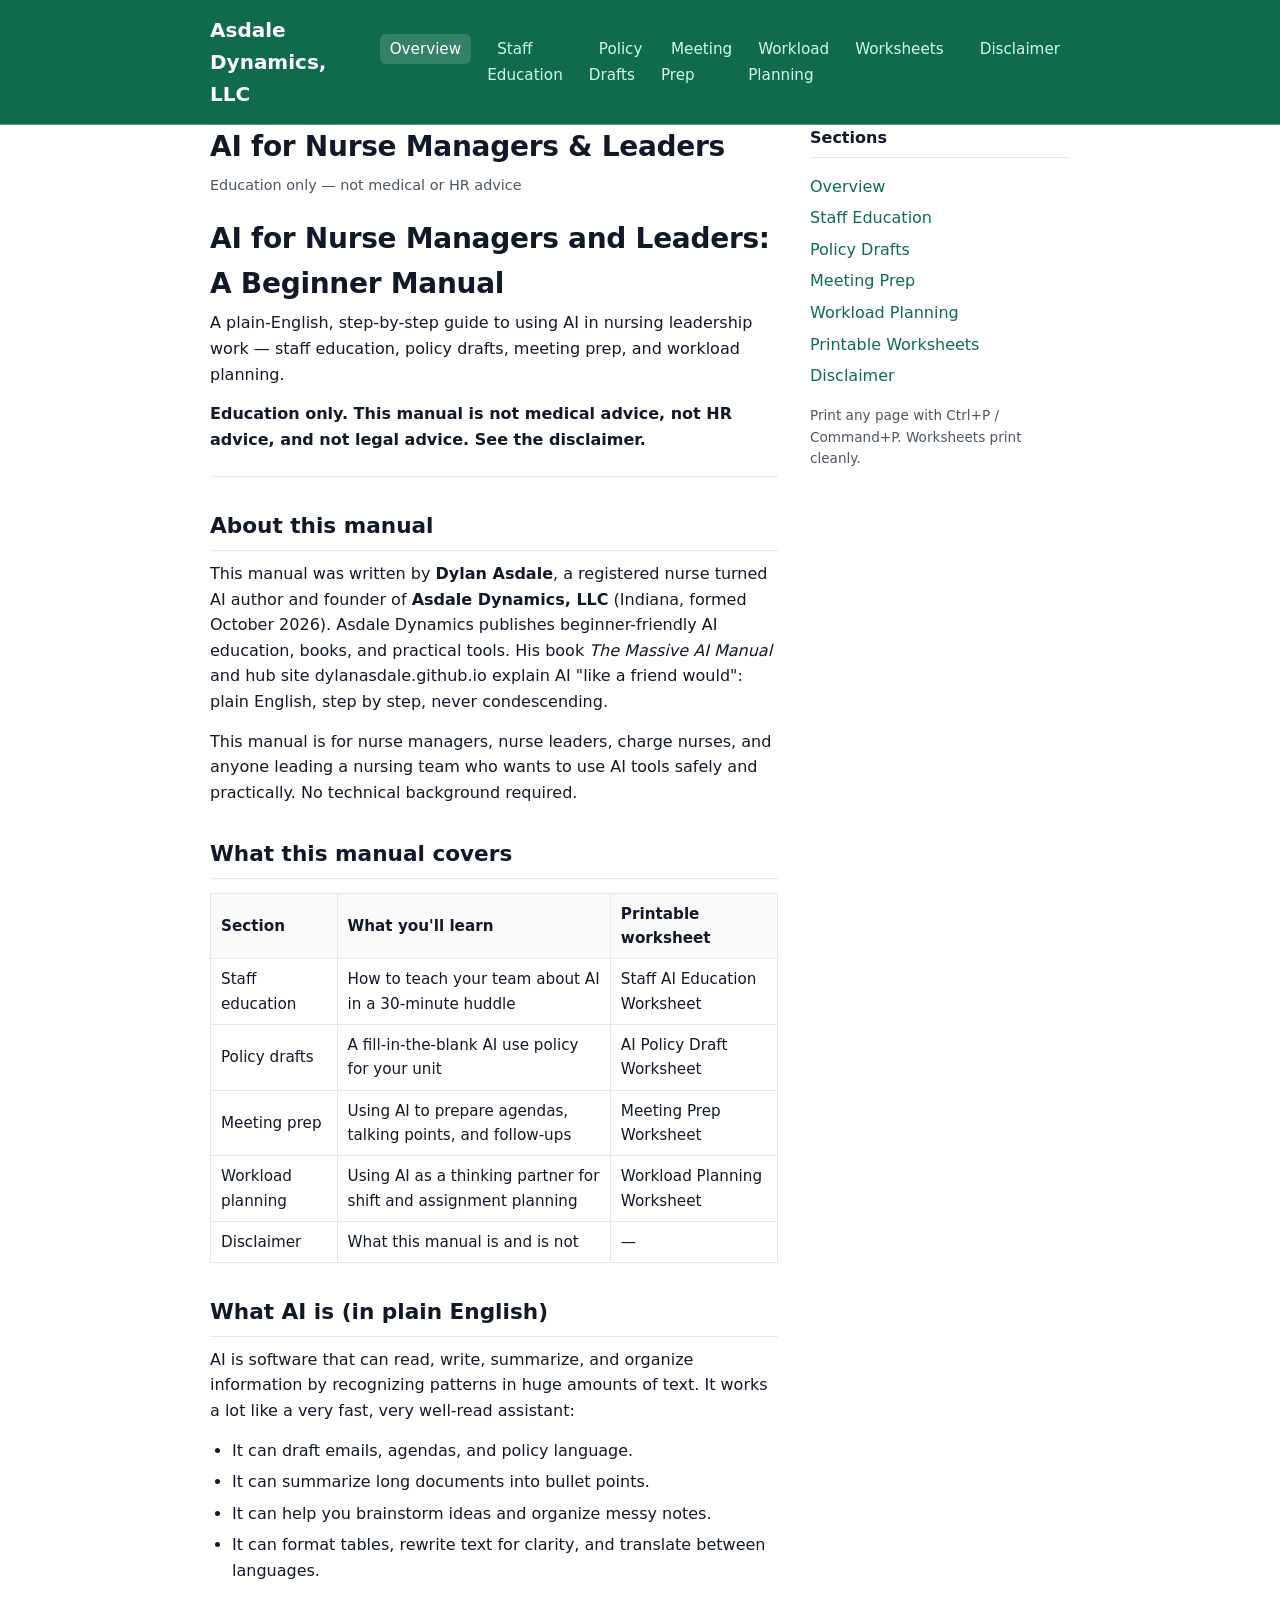
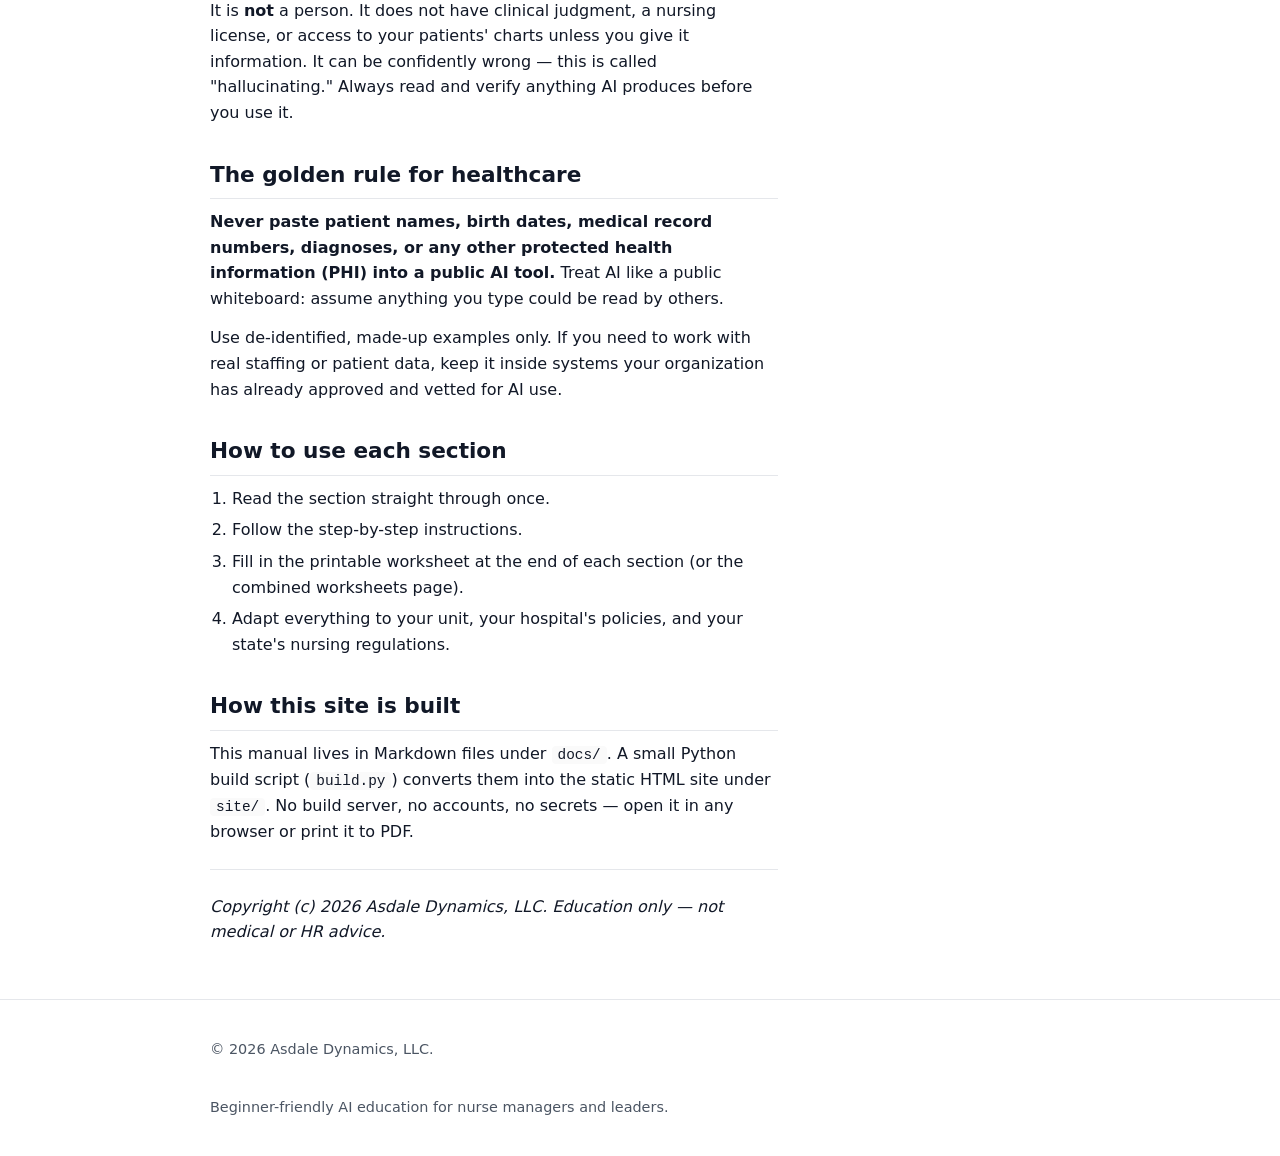
<file: site/index.html>
<!DOCTYPE html>
<html lang="en">
<head>
<meta charset="utf-8">
<meta name="viewport" content="width=device-width, initial-scale=1">
<title>AI for Nurse Managers & Leaders — AI for Nurse Managers &amp; Leaders</title>
<link rel="stylesheet" href="assets/style.css">
</head>
<body>
<header class="site-header">
  <div class="wrapper">
    <a class="brand" href="index.html">Asdale Dynamics, LLC</a>
    <nav>
      <ul class="nav-list">
        <li><a href="index.html" class="active">Overview</a></li>
<li><a href="staff-education.html">Staff Education</a></li>
<li><a href="policy-drafts.html">Policy Drafts</a></li>
<li><a href="meeting-prep.html">Meeting Prep</a></li>
<li><a href="workload-planning.html">Workload Planning</a></li>
<li><a href="worksheets.html">Worksheets</a></li>
<li><a href="disclaimer.html">Disclaimer</a></li>
      </ul>
    </nav>
  </div>
</header>

<main class="wrapper">
  <article>
    <header class="page-header">
      <h1>AI for Nurse Managers & Leaders</h1>
      <p class="meta">Education only — not medical or HR advice</p>
    </header>
    <h1>AI for Nurse Managers and Leaders: A Beginner Manual</h1>

<p>A plain-English, step-by-step guide to using AI in nursing leadership work — staff education, policy drafts, meeting prep, and workload planning.</p>

<p><strong>Education only. This manual is not medical advice, not HR advice, and not legal advice. See the disclaimer.</strong></p>

<hr>

<h2>About this manual</h2>

<p>This manual was written by <strong>Dylan Asdale</strong>, a registered nurse turned AI author and founder of <strong>Asdale Dynamics, LLC</strong> (Indiana, formed October 2026). Asdale Dynamics publishes beginner-friendly AI education, books, and practical tools. His book <em>The Massive AI Manual</em> and hub site dylanasdale.github.io explain AI &quot;like a friend would&quot;: plain English, step by step, never condescending.</p>

<p>This manual is for nurse managers, nurse leaders, charge nurses, and anyone leading a nursing team who wants to use AI tools safely and practically. No technical background required.</p>

<h2>What this manual covers</h2>

<table><tr><th>Section</th><th>What you&#x27;ll learn</th><th>Printable worksheet</th></tr><tr><td>Staff education</td><td>How to teach your team about AI in a 30-minute huddle</td><td>Staff AI Education Worksheet</td></tr><tr><td>Policy drafts</td><td>A fill-in-the-blank AI use policy for your unit</td><td>AI Policy Draft Worksheet</td></tr><tr><td>Meeting prep</td><td>Using AI to prepare agendas, talking points, and follow-ups</td><td>Meeting Prep Worksheet</td></tr><tr><td>Workload planning</td><td>Using AI as a thinking partner for shift and assignment planning</td><td>Workload Planning Worksheet</td></tr><tr><td>Disclaimer</td><td>What this manual is and is not</td><td>—</td></tr></table>

<h2>What AI is (in plain English)</h2>

<p>AI is software that can read, write, summarize, and organize information by recognizing patterns in huge amounts of text. It works a lot like a very fast, very well-read assistant:</p>

<ul><li>It can draft emails, agendas, and policy language.</li><li>It can summarize long documents into bullet points.</li><li>It can help you brainstorm ideas and organize messy notes.</li><li>It can format tables, rewrite text for clarity, and translate between languages.</li></ul>

<p>It is <strong>not</strong> a person. It does not have clinical judgment, a nursing license, or access to your patients&#x27; charts unless you give it information. It can be confidently wrong — this is called &quot;hallucinating.&quot; Always read and verify anything AI produces before you use it.</p>

<h2>The golden rule for healthcare</h2>

<p><strong>Never paste patient names, birth dates, medical record numbers, diagnoses, or any other protected health information (PHI) into a public AI tool.</strong> Treat AI like a public whiteboard: assume anything you type could be read by others.</p>

<p>Use de-identified, made-up examples only. If you need to work with real staffing or patient data, keep it inside systems your organization has already approved and vetted for AI use.</p>

<h2>How to use each section</h2>

<ol><li>Read the section straight through once.</li><li>Follow the step-by-step instructions.</li><li>Fill in the printable worksheet at the end of each section (or the combined worksheets page).</li><li>Adapt everything to your unit, your hospital&#x27;s policies, and your state&#x27;s nursing regulations.</li></ol>

<h2>How this site is built</h2>

<p>This manual lives in Markdown files under <code>docs/</code>. A small Python build script (<code>build.py</code>) converts them into the static HTML site under <code>site/</code>. No build server, no accounts, no secrets — open it in any browser or print it to PDF.</p>

<hr>

<p><em>Copyright (c) 2026 Asdale Dynamics, LLC. Education only — not medical or HR advice.</em></p>

  </article>

  <aside class="print-hide">
    <h3>Sections</h3>
    <ul>
      <li><a href="index.html">Overview</a></li>
      <li><a href="staff-education.html">Staff Education</a></li>
      <li><a href="policy-drafts.html">Policy Drafts</a></li>
      <li><a href="meeting-prep.html">Meeting Prep</a></li>
      <li><a href="workload-planning.html">Workload Planning</a></li>
      <li><a href="worksheets.html">Printable Worksheets</a></li>
      <li><a href="disclaimer.html">Disclaimer</a></li>
    </ul>
    <p class="small">Print any page with Ctrl+P / Command+P. Worksheets print cleanly.</p>
  </aside>
</main>

<footer class="site-footer">
  <div class="wrapper">
    <p>&copy; 2026 Asdale Dynamics, LLC.</p>
    <p class="small">Beginner-friendly AI education for nurse managers and leaders.</p>
  </div>
</footer>
</body>
</html>
</file>
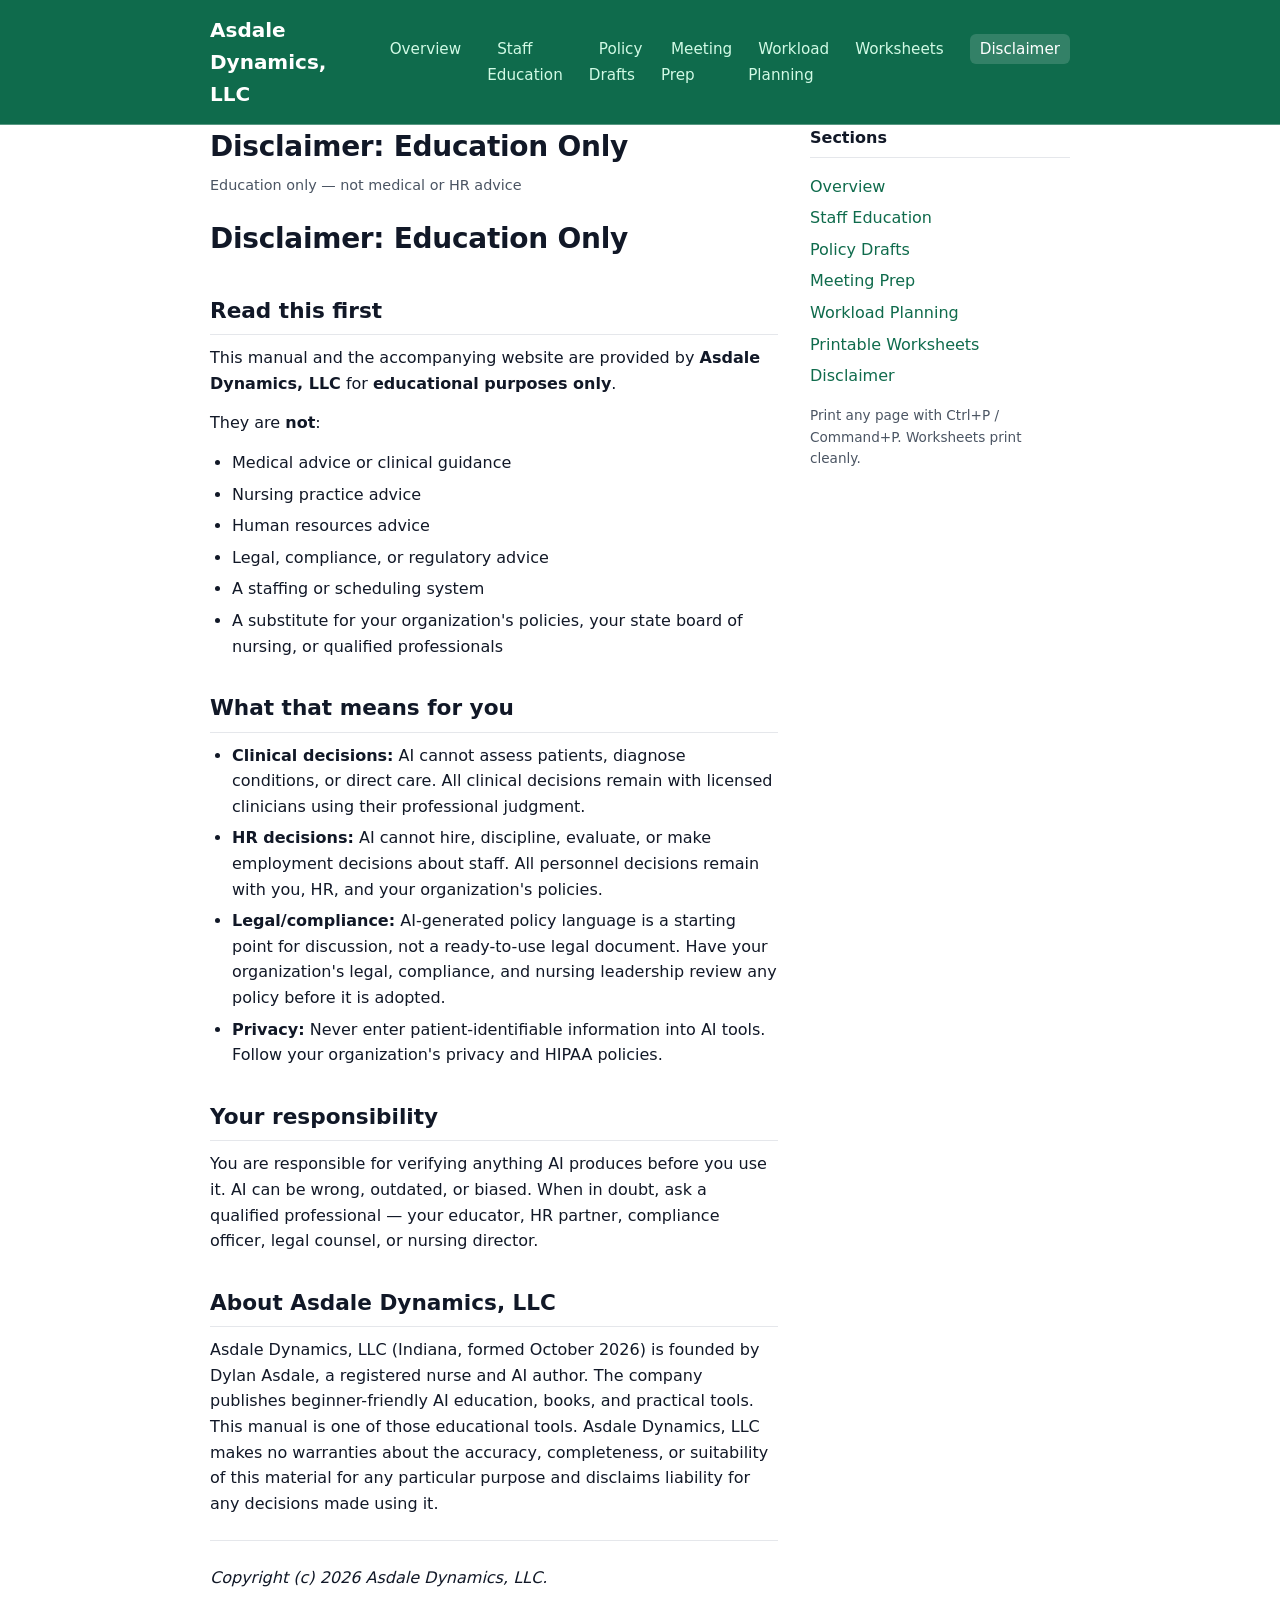
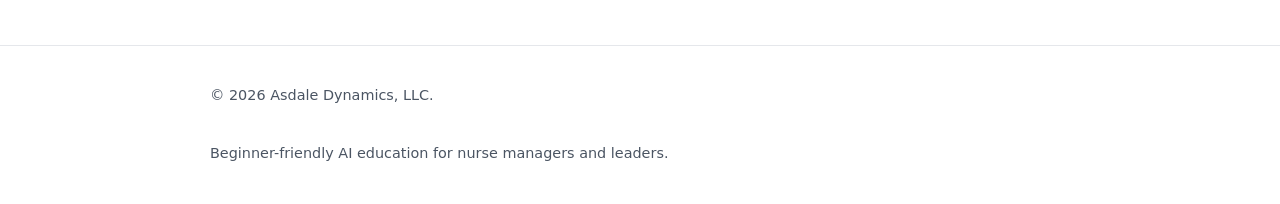
<file: site/disclaimer.html>
<!DOCTYPE html>
<html lang="en">
<head>
<meta charset="utf-8">
<meta name="viewport" content="width=device-width, initial-scale=1">
<title>Disclaimer: Education Only — AI for Nurse Managers &amp; Leaders</title>
<link rel="stylesheet" href="assets/style.css">
</head>
<body>
<header class="site-header">
  <div class="wrapper">
    <a class="brand" href="index.html">Asdale Dynamics, LLC</a>
    <nav>
      <ul class="nav-list">
        <li><a href="index.html">Overview</a></li>
<li><a href="staff-education.html">Staff Education</a></li>
<li><a href="policy-drafts.html">Policy Drafts</a></li>
<li><a href="meeting-prep.html">Meeting Prep</a></li>
<li><a href="workload-planning.html">Workload Planning</a></li>
<li><a href="worksheets.html">Worksheets</a></li>
<li><a href="disclaimer.html" class="active">Disclaimer</a></li>
      </ul>
    </nav>
  </div>
</header>

<main class="wrapper">
  <article>
    <header class="page-header">
      <h1>Disclaimer: Education Only</h1>
      <p class="meta">Education only — not medical or HR advice</p>
    </header>
    <h1>Disclaimer: Education Only</h1>

<h2>Read this first</h2>

<p>This manual and the accompanying website are provided by <strong>Asdale Dynamics, LLC</strong> for <strong>educational purposes only</strong>.</p>

<p>They are <strong>not</strong>:</p>

<ul><li>Medical advice or clinical guidance</li><li>Nursing practice advice</li><li>Human resources advice</li><li>Legal, compliance, or regulatory advice</li><li>A staffing or scheduling system</li><li>A substitute for your organization&#x27;s policies, your state board of nursing, or qualified professionals</li></ul>

<h2>What that means for you</h2>

<ul><li><strong>Clinical decisions:</strong> AI cannot assess patients, diagnose conditions, or direct care. All clinical decisions remain with licensed clinicians using their professional judgment.</li><li><strong>HR decisions:</strong> AI cannot hire, discipline, evaluate, or make employment decisions about staff. All personnel decisions remain with you, HR, and your organization&#x27;s policies.</li><li><strong>Legal/compliance:</strong> AI-generated policy language is a starting point for discussion, not a ready-to-use legal document. Have your organization&#x27;s legal, compliance, and nursing leadership review any policy before it is adopted.</li><li><strong>Privacy:</strong> Never enter patient-identifiable information into AI tools. Follow your organization&#x27;s privacy and HIPAA policies.</li></ul>

<h2>Your responsibility</h2>

<p>You are responsible for verifying anything AI produces before you use it. AI can be wrong, outdated, or biased. When in doubt, ask a qualified professional — your educator, HR partner, compliance officer, legal counsel, or nursing director.</p>

<h2>About Asdale Dynamics, LLC</h2>

<p>Asdale Dynamics, LLC (Indiana, formed October 2026) is founded by Dylan Asdale, a registered nurse and AI author. The company publishes beginner-friendly AI education, books, and practical tools. This manual is one of those educational tools. Asdale Dynamics, LLC makes no warranties about the accuracy, completeness, or suitability of this material for any particular purpose and disclaims liability for any decisions made using it.</p>

<hr>

<p><em>Copyright (c) 2026 Asdale Dynamics, LLC.</em></p>

  </article>

  <aside class="print-hide">
    <h3>Sections</h3>
    <ul>
      <li><a href="index.html">Overview</a></li>
      <li><a href="staff-education.html">Staff Education</a></li>
      <li><a href="policy-drafts.html">Policy Drafts</a></li>
      <li><a href="meeting-prep.html">Meeting Prep</a></li>
      <li><a href="workload-planning.html">Workload Planning</a></li>
      <li><a href="worksheets.html">Printable Worksheets</a></li>
      <li><a href="disclaimer.html">Disclaimer</a></li>
    </ul>
    <p class="small">Print any page with Ctrl+P / Command+P. Worksheets print cleanly.</p>
  </aside>
</main>

<footer class="site-footer">
  <div class="wrapper">
    <p>&copy; 2026 Asdale Dynamics, LLC.</p>
    <p class="small">Beginner-friendly AI education for nurse managers and leaders.</p>
  </div>
</footer>
</body>
</html>
</file>
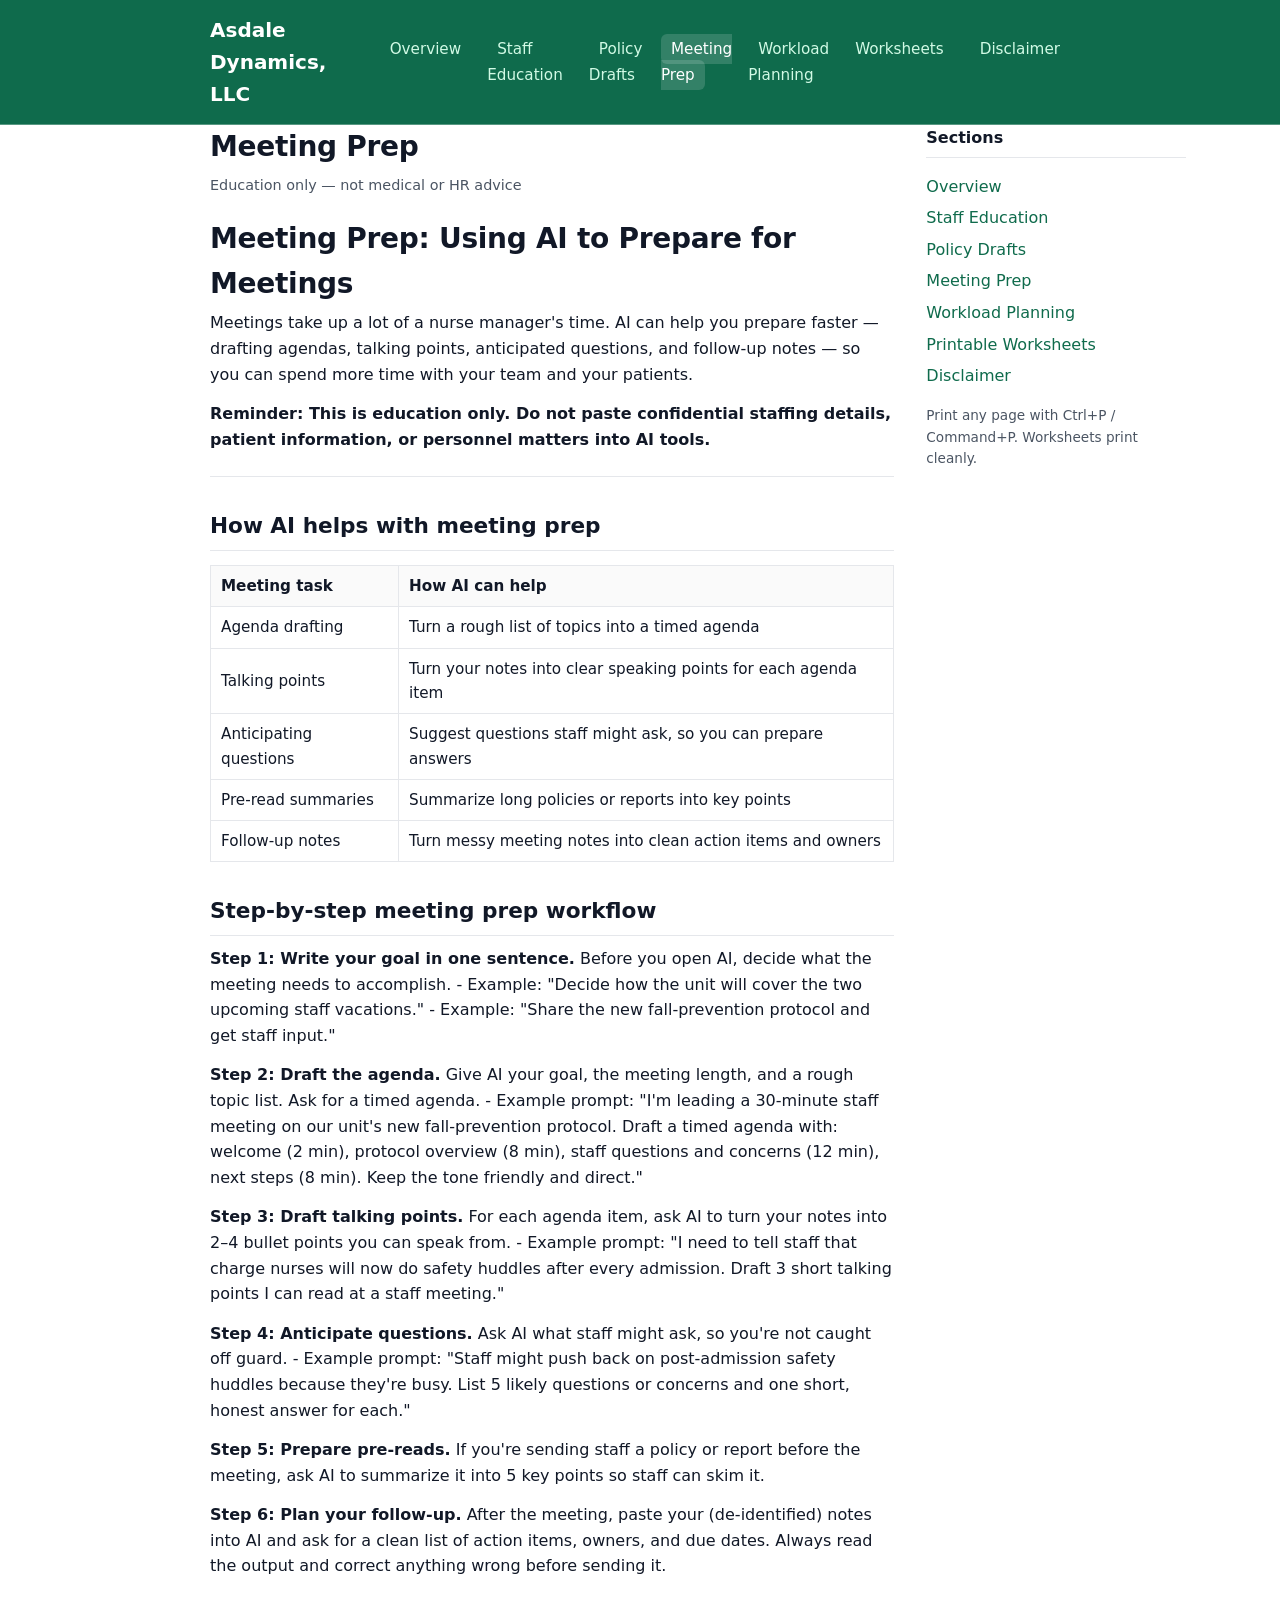
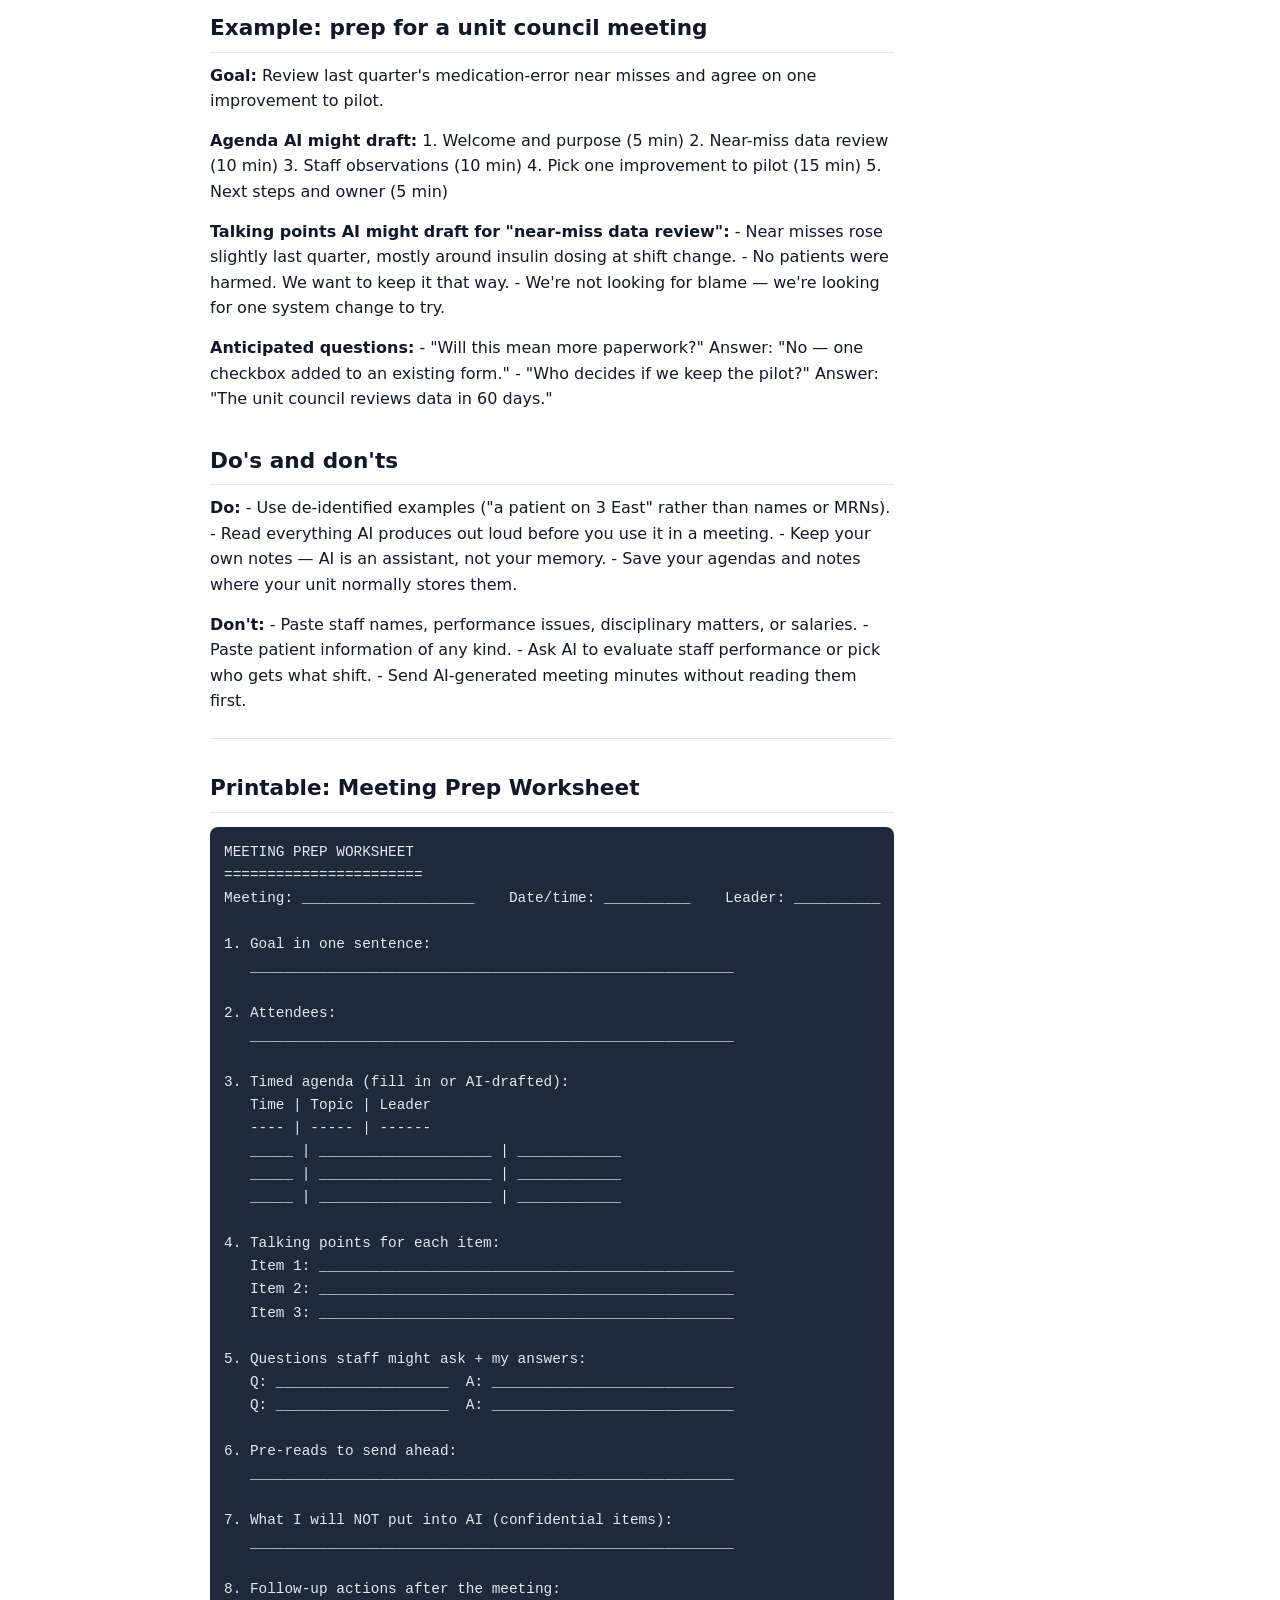
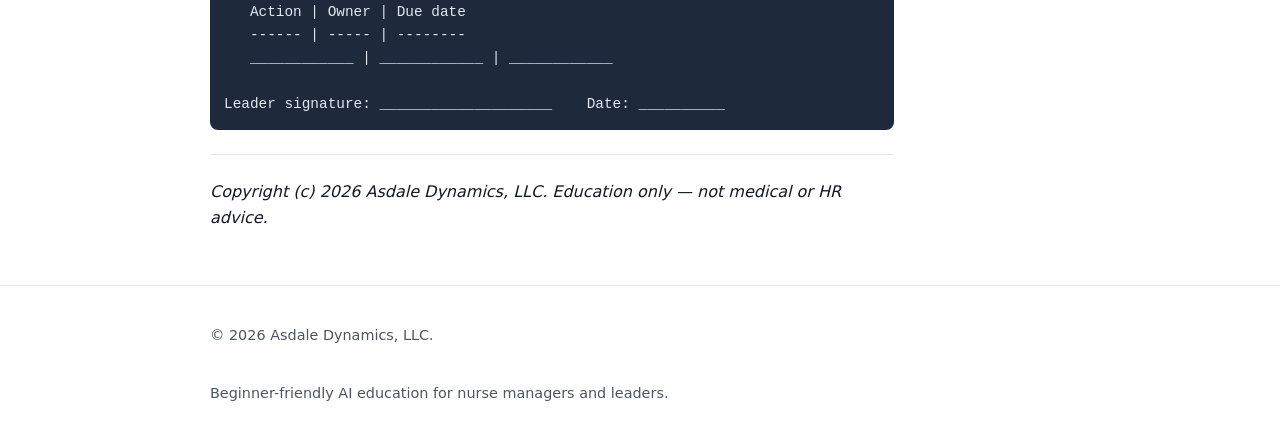
<file: site/meeting-prep.html>
<!DOCTYPE html>
<html lang="en">
<head>
<meta charset="utf-8">
<meta name="viewport" content="width=device-width, initial-scale=1">
<title>Meeting Prep — AI for Nurse Managers &amp; Leaders</title>
<link rel="stylesheet" href="assets/style.css">
</head>
<body>
<header class="site-header">
  <div class="wrapper">
    <a class="brand" href="index.html">Asdale Dynamics, LLC</a>
    <nav>
      <ul class="nav-list">
        <li><a href="index.html">Overview</a></li>
<li><a href="staff-education.html">Staff Education</a></li>
<li><a href="policy-drafts.html">Policy Drafts</a></li>
<li><a href="meeting-prep.html" class="active">Meeting Prep</a></li>
<li><a href="workload-planning.html">Workload Planning</a></li>
<li><a href="worksheets.html">Worksheets</a></li>
<li><a href="disclaimer.html">Disclaimer</a></li>
      </ul>
    </nav>
  </div>
</header>

<main class="wrapper">
  <article>
    <header class="page-header">
      <h1>Meeting Prep</h1>
      <p class="meta">Education only — not medical or HR advice</p>
    </header>
    <h1>Meeting Prep: Using AI to Prepare for Meetings</h1>

<p>Meetings take up a lot of a nurse manager&#x27;s time. AI can help you prepare faster — drafting agendas, talking points, anticipated questions, and follow-up notes — so you can spend more time with your team and your patients.</p>

<p><strong>Reminder: This is education only. Do not paste confidential staffing details, patient information, or personnel matters into AI tools.</strong></p>

<hr>

<h2>How AI helps with meeting prep</h2>

<table><tr><th>Meeting task</th><th>How AI can help</th></tr><tr><td>Agenda drafting</td><td>Turn a rough list of topics into a timed agenda</td></tr><tr><td>Talking points</td><td>Turn your notes into clear speaking points for each agenda item</td></tr><tr><td>Anticipating questions</td><td>Suggest questions staff might ask, so you can prepare answers</td></tr><tr><td>Pre-read summaries</td><td>Summarize long policies or reports into key points</td></tr><tr><td>Follow-up notes</td><td>Turn messy meeting notes into clean action items and owners</td></tr></table>

<h2>Step-by-step meeting prep workflow</h2>

<p><strong>Step 1: Write your goal in one sentence.</strong> Before you open AI, decide what the meeting needs to accomplish. - Example: &quot;Decide how the unit will cover the two upcoming staff vacations.&quot; - Example: &quot;Share the new fall-prevention protocol and get staff input.&quot;</p>

<p><strong>Step 2: Draft the agenda.</strong> Give AI your goal, the meeting length, and a rough topic list. Ask for a timed agenda. - Example prompt: &quot;I&#x27;m leading a 30-minute staff meeting on our unit&#x27;s new fall-prevention protocol. Draft a timed agenda with: welcome (2 min), protocol overview (8 min), staff questions and concerns (12 min), next steps (8 min). Keep the tone friendly and direct.&quot;</p>

<p><strong>Step 3: Draft talking points.</strong> For each agenda item, ask AI to turn your notes into 2–4 bullet points you can speak from. - Example prompt: &quot;I need to tell staff that charge nurses will now do safety huddles after every admission. Draft 3 short talking points I can read at a staff meeting.&quot;</p>

<p><strong>Step 4: Anticipate questions.</strong> Ask AI what staff might ask, so you&#x27;re not caught off guard. - Example prompt: &quot;Staff might push back on post-admission safety huddles because they&#x27;re busy. List 5 likely questions or concerns and one short, honest answer for each.&quot;</p>

<p><strong>Step 5: Prepare pre-reads.</strong> If you&#x27;re sending staff a policy or report before the meeting, ask AI to summarize it into 5 key points so staff can skim it.</p>

<p><strong>Step 6: Plan your follow-up.</strong> After the meeting, paste your (de-identified) notes into AI and ask for a clean list of action items, owners, and due dates. Always read the output and correct anything wrong before sending it.</p>

<h2>Example: prep for a unit council meeting</h2>

<p><strong>Goal:</strong> Review last quarter&#x27;s medication-error near misses and agree on one improvement to pilot.</p>

<p><strong>Agenda AI might draft:</strong> 1. Welcome and purpose (5 min) 2. Near-miss data review (10 min) 3. Staff observations (10 min) 4. Pick one improvement to pilot (15 min) 5. Next steps and owner (5 min)</p>

<p><strong>Talking points AI might draft for &quot;near-miss data review&quot;:</strong> - Near misses rose slightly last quarter, mostly around insulin dosing at shift change. - No patients were harmed. We want to keep it that way. - We&#x27;re not looking for blame — we&#x27;re looking for one system change to try.</p>

<p><strong>Anticipated questions:</strong> - &quot;Will this mean more paperwork?&quot; Answer: &quot;No — one checkbox added to an existing form.&quot; - &quot;Who decides if we keep the pilot?&quot; Answer: &quot;The unit council reviews data in 60 days.&quot;</p>

<h2>Do&#x27;s and don&#x27;ts</h2>

<p><strong>Do:</strong> - Use de-identified examples (&quot;a patient on 3 East&quot; rather than names or MRNs). - Read everything AI produces out loud before you use it in a meeting. - Keep your own notes — AI is an assistant, not your memory. - Save your agendas and notes where your unit normally stores them.</p>

<p><strong>Don&#x27;t:</strong> - Paste staff names, performance issues, disciplinary matters, or salaries. - Paste patient information of any kind. - Ask AI to evaluate staff performance or pick who gets what shift. - Send AI-generated meeting minutes without reading them first.</p>

<hr>

<h2>Printable: Meeting Prep Worksheet</h2>

<pre><code class="lang-">MEETING PREP WORKSHEET
=======================
Meeting: ____________________    Date/time: __________    Leader: __________

1. Goal in one sentence:
   ________________________________________________________

2. Attendees:
   ________________________________________________________

3. Timed agenda (fill in or AI-drafted):
   Time | Topic | Leader
   ---- | ----- | ------
   _____ | ____________________ | ____________
   _____ | ____________________ | ____________
   _____ | ____________________ | ____________

4. Talking points for each item:
   Item 1: ________________________________________________
   Item 2: ________________________________________________
   Item 3: ________________________________________________

5. Questions staff might ask + my answers:
   Q: ____________________  A: ____________________________
   Q: ____________________  A: ____________________________

6. Pre-reads to send ahead:
   ________________________________________________________

7. What I will NOT put into AI (confidential items):
   ________________________________________________________

8. Follow-up actions after the meeting:
   Action | Owner | Due date
   ------ | ----- | --------
   ____________ | ____________ | ____________

Leader signature: ____________________    Date: __________</code></pre>

<hr>

<p><em>Copyright (c) 2026 Asdale Dynamics, LLC. Education only — not medical or HR advice.</em></p>

  </article>

  <aside class="print-hide">
    <h3>Sections</h3>
    <ul>
      <li><a href="index.html">Overview</a></li>
      <li><a href="staff-education.html">Staff Education</a></li>
      <li><a href="policy-drafts.html">Policy Drafts</a></li>
      <li><a href="meeting-prep.html">Meeting Prep</a></li>
      <li><a href="workload-planning.html">Workload Planning</a></li>
      <li><a href="worksheets.html">Printable Worksheets</a></li>
      <li><a href="disclaimer.html">Disclaimer</a></li>
    </ul>
    <p class="small">Print any page with Ctrl+P / Command+P. Worksheets print cleanly.</p>
  </aside>
</main>

<footer class="site-footer">
  <div class="wrapper">
    <p>&copy; 2026 Asdale Dynamics, LLC.</p>
    <p class="small">Beginner-friendly AI education for nurse managers and leaders.</p>
  </div>
</footer>
</body>
</html>
</file>
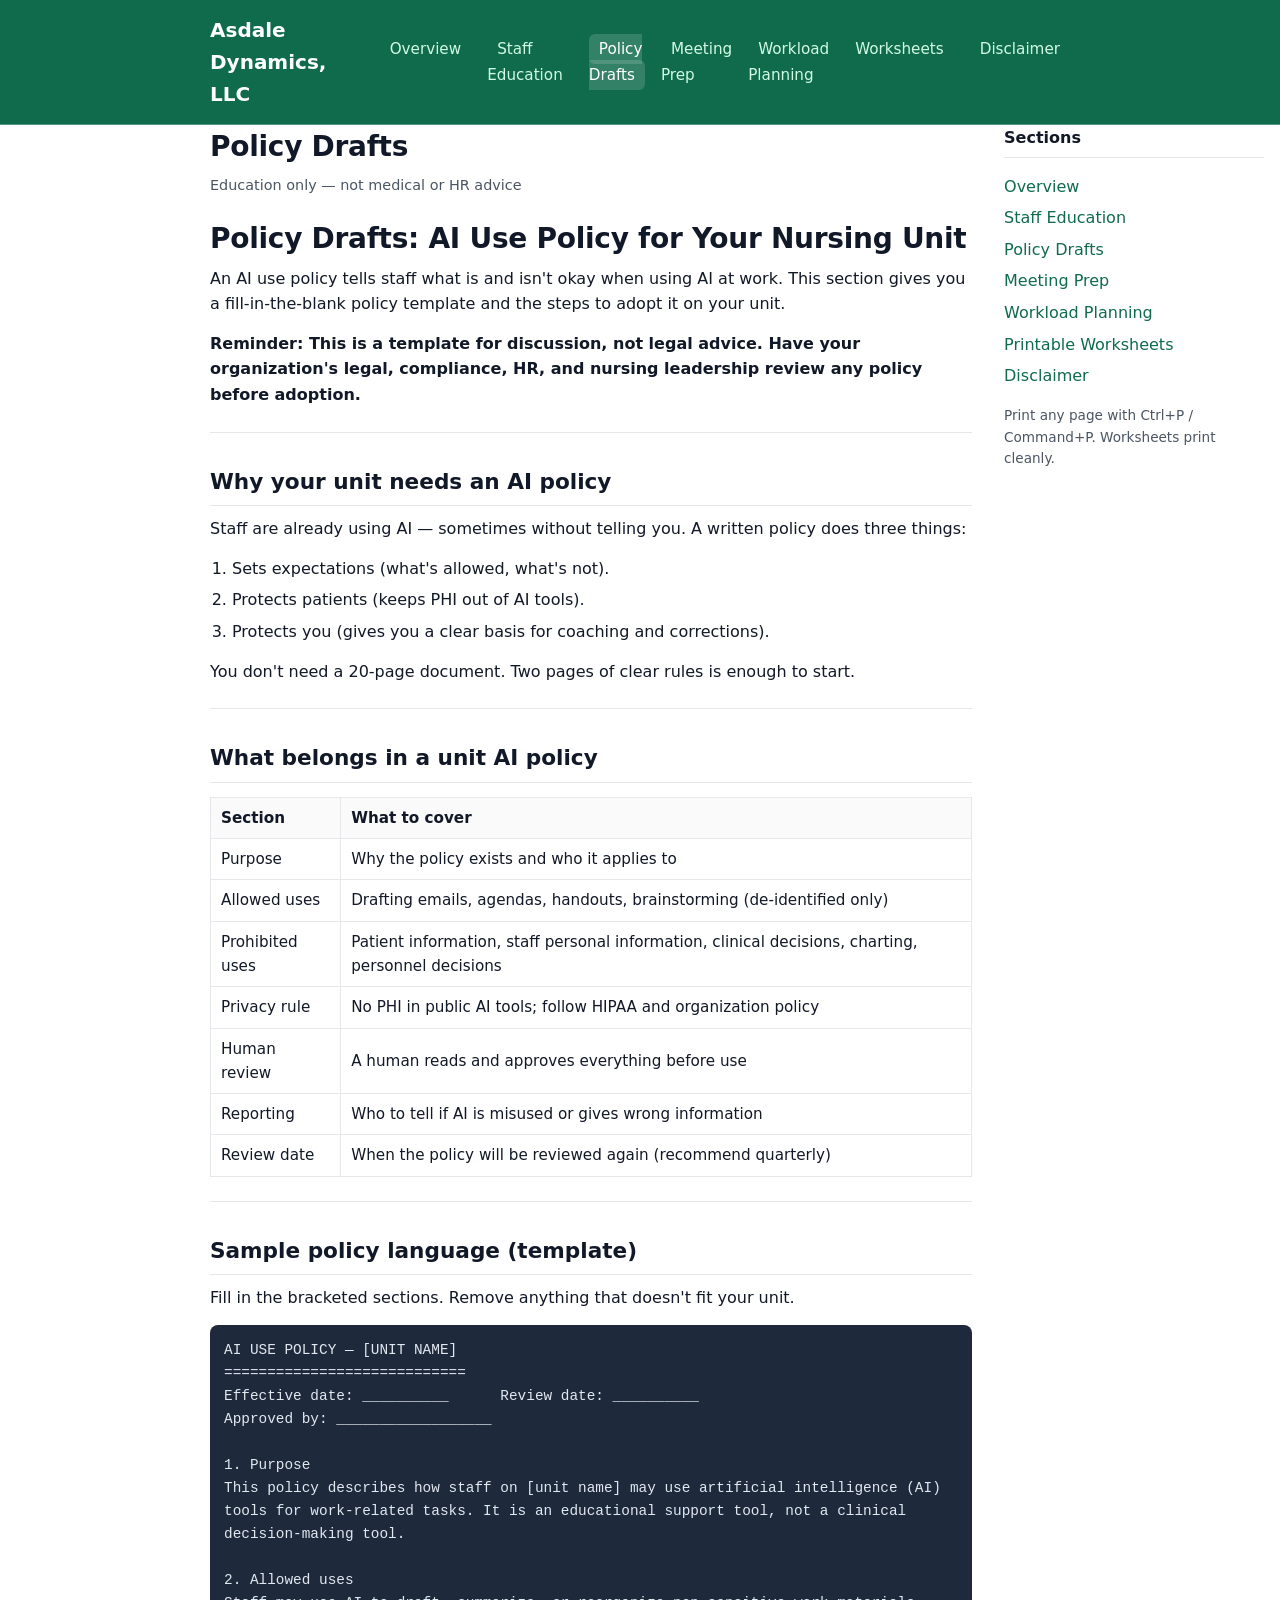
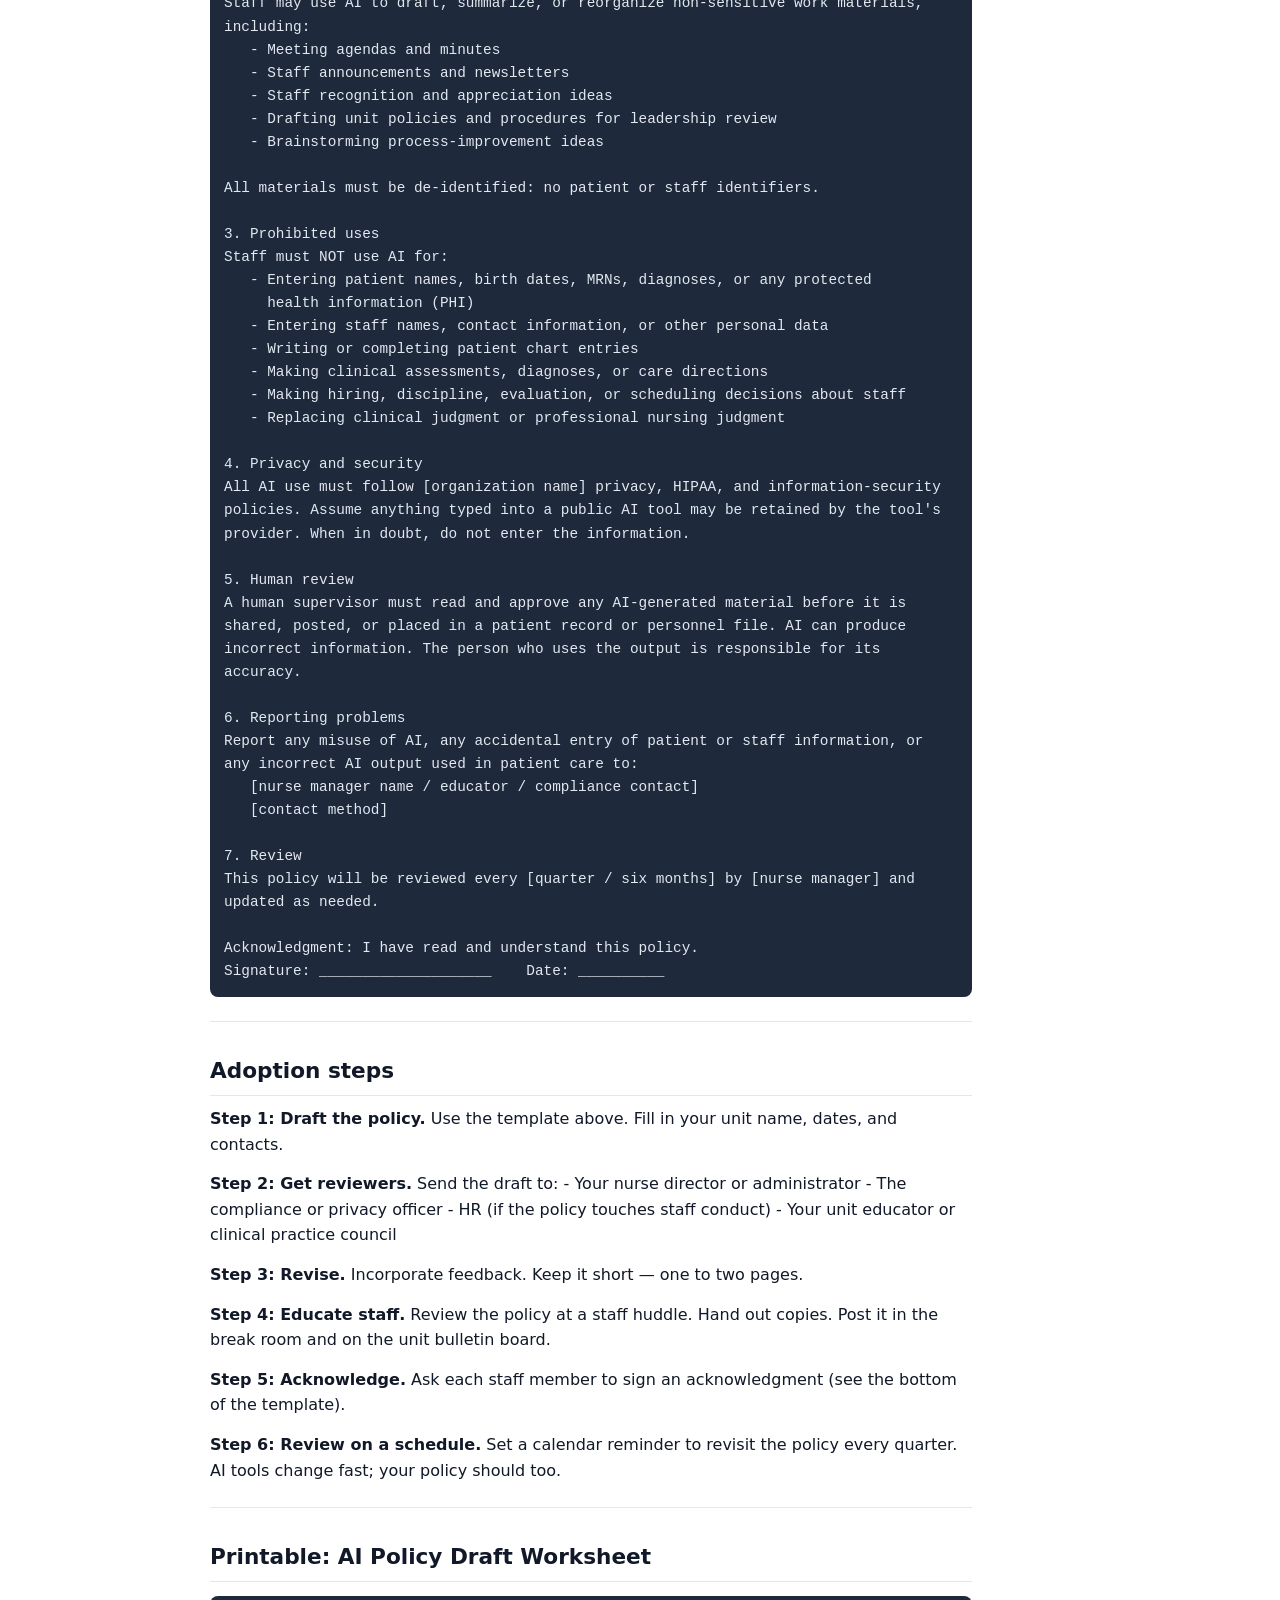
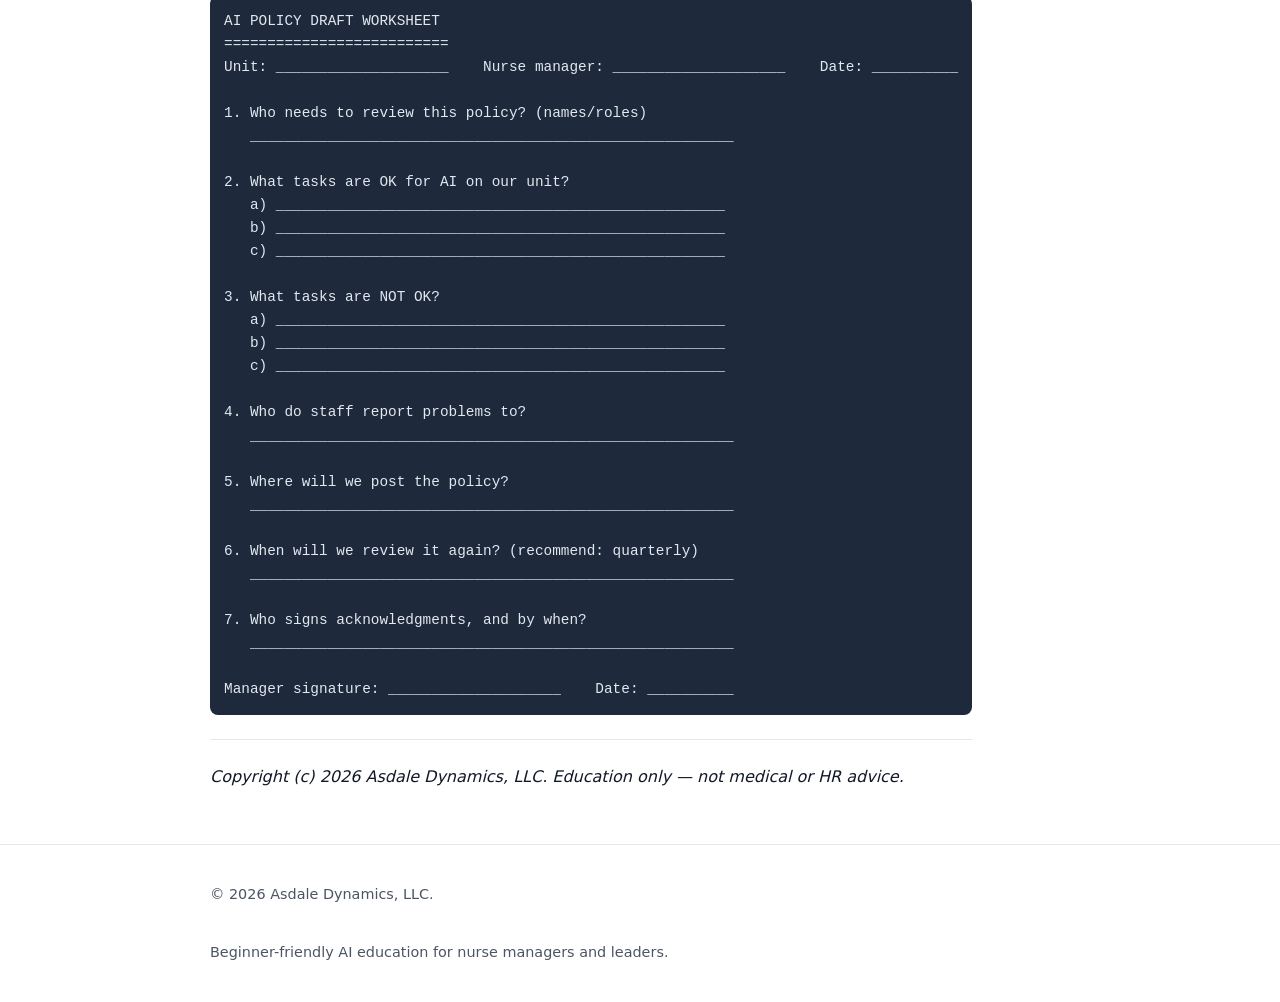
<file: site/policy-drafts.html>
<!DOCTYPE html>
<html lang="en">
<head>
<meta charset="utf-8">
<meta name="viewport" content="width=device-width, initial-scale=1">
<title>Policy Drafts — AI for Nurse Managers &amp; Leaders</title>
<link rel="stylesheet" href="assets/style.css">
</head>
<body>
<header class="site-header">
  <div class="wrapper">
    <a class="brand" href="index.html">Asdale Dynamics, LLC</a>
    <nav>
      <ul class="nav-list">
        <li><a href="index.html">Overview</a></li>
<li><a href="staff-education.html">Staff Education</a></li>
<li><a href="policy-drafts.html" class="active">Policy Drafts</a></li>
<li><a href="meeting-prep.html">Meeting Prep</a></li>
<li><a href="workload-planning.html">Workload Planning</a></li>
<li><a href="worksheets.html">Worksheets</a></li>
<li><a href="disclaimer.html">Disclaimer</a></li>
      </ul>
    </nav>
  </div>
</header>

<main class="wrapper">
  <article>
    <header class="page-header">
      <h1>Policy Drafts</h1>
      <p class="meta">Education only — not medical or HR advice</p>
    </header>
    <h1>Policy Drafts: AI Use Policy for Your Nursing Unit</h1>

<p>An AI use policy tells staff what is and isn&#x27;t okay when using AI at work. This section gives you a fill-in-the-blank policy template and the steps to adopt it on your unit.</p>

<p><strong>Reminder: This is a template for discussion, not legal advice. Have your organization&#x27;s legal, compliance, HR, and nursing leadership review any policy before adoption.</strong></p>

<hr>

<h2>Why your unit needs an AI policy</h2>

<p>Staff are already using AI — sometimes without telling you. A written policy does three things:</p>

<ol><li>Sets expectations (what&#x27;s allowed, what&#x27;s not).</li><li>Protects patients (keeps PHI out of AI tools).</li><li>Protects you (gives you a clear basis for coaching and corrections).</li></ol>

<p>You don&#x27;t need a 20-page document. Two pages of clear rules is enough to start.</p>

<hr>

<h2>What belongs in a unit AI policy</h2>

<table><tr><th>Section</th><th>What to cover</th></tr><tr><td>Purpose</td><td>Why the policy exists and who it applies to</td></tr><tr><td>Allowed uses</td><td>Drafting emails, agendas, handouts, brainstorming (de-identified only)</td></tr><tr><td>Prohibited uses</td><td>Patient information, staff personal information, clinical decisions, charting, personnel decisions</td></tr><tr><td>Privacy rule</td><td>No PHI in public AI tools; follow HIPAA and organization policy</td></tr><tr><td>Human review</td><td>A human reads and approves everything before use</td></tr><tr><td>Reporting</td><td>Who to tell if AI is misused or gives wrong information</td></tr><tr><td>Review date</td><td>When the policy will be reviewed again (recommend quarterly)</td></tr></table>

<hr>

<h2>Sample policy language (template)</h2>

<p>Fill in the bracketed sections. Remove anything that doesn&#x27;t fit your unit.</p>

<pre><code class="lang-">AI USE POLICY — [UNIT NAME]
============================
Effective date: __________      Review date: __________
Approved by: __________________

1. Purpose
This policy describes how staff on [unit name] may use artificial intelligence (AI)
tools for work-related tasks. It is an educational support tool, not a clinical
decision-making tool.

2. Allowed uses
Staff may use AI to draft, summarize, or reorganize non-sensitive work materials,
including:
   - Meeting agendas and minutes
   - Staff announcements and newsletters
   - Staff recognition and appreciation ideas
   - Drafting unit policies and procedures for leadership review
   - Brainstorming process-improvement ideas

All materials must be de-identified: no patient or staff identifiers.

3. Prohibited uses
Staff must NOT use AI for:
   - Entering patient names, birth dates, MRNs, diagnoses, or any protected
     health information (PHI)
   - Entering staff names, contact information, or other personal data
   - Writing or completing patient chart entries
   - Making clinical assessments, diagnoses, or care directions
   - Making hiring, discipline, evaluation, or scheduling decisions about staff
   - Replacing clinical judgment or professional nursing judgment

4. Privacy and security
All AI use must follow [organization name] privacy, HIPAA, and information-security
policies. Assume anything typed into a public AI tool may be retained by the tool&#x27;s
provider. When in doubt, do not enter the information.

5. Human review
A human supervisor must read and approve any AI-generated material before it is
shared, posted, or placed in a patient record or personnel file. AI can produce
incorrect information. The person who uses the output is responsible for its
accuracy.

6. Reporting problems
Report any misuse of AI, any accidental entry of patient or staff information, or
any incorrect AI output used in patient care to:
   [nurse manager name / educator / compliance contact]
   [contact method]

7. Review
This policy will be reviewed every [quarter / six months] by [nurse manager] and
updated as needed.

Acknowledgment: I have read and understand this policy.
Signature: ____________________    Date: __________</code></pre>

<hr>

<h2>Adoption steps</h2>

<p><strong>Step 1: Draft the policy.</strong> Use the template above. Fill in your unit name, dates, and contacts.</p>

<p><strong>Step 2: Get reviewers.</strong> Send the draft to: - Your nurse director or administrator - The compliance or privacy officer - HR (if the policy touches staff conduct) - Your unit educator or clinical practice council</p>

<p><strong>Step 3: Revise.</strong> Incorporate feedback. Keep it short — one to two pages.</p>

<p><strong>Step 4: Educate staff.</strong> Review the policy at a staff huddle. Hand out copies. Post it in the break room and on the unit bulletin board.</p>

<p><strong>Step 5: Acknowledge.</strong> Ask each staff member to sign an acknowledgment (see the bottom of the template).</p>

<p><strong>Step 6: Review on a schedule.</strong> Set a calendar reminder to revisit the policy every quarter. AI tools change fast; your policy should too.</p>

<hr>

<h2>Printable: AI Policy Draft Worksheet</h2>

<pre><code class="lang-">AI POLICY DRAFT WORKSHEET
==========================
Unit: ____________________    Nurse manager: ____________________    Date: __________

1. Who needs to review this policy? (names/roles)
   ________________________________________________________

2. What tasks are OK for AI on our unit?
   a) ____________________________________________________
   b) ____________________________________________________
   c) ____________________________________________________

3. What tasks are NOT OK?
   a) ____________________________________________________
   b) ____________________________________________________
   c) ____________________________________________________

4. Who do staff report problems to?
   ________________________________________________________

5. Where will we post the policy?
   ________________________________________________________

6. When will we review it again? (recommend: quarterly)
   ________________________________________________________

7. Who signs acknowledgments, and by when?
   ________________________________________________________

Manager signature: ____________________    Date: __________</code></pre>

<hr>

<p><em>Copyright (c) 2026 Asdale Dynamics, LLC. Education only — not medical or HR advice.</em></p>

  </article>

  <aside class="print-hide">
    <h3>Sections</h3>
    <ul>
      <li><a href="index.html">Overview</a></li>
      <li><a href="staff-education.html">Staff Education</a></li>
      <li><a href="policy-drafts.html">Policy Drafts</a></li>
      <li><a href="meeting-prep.html">Meeting Prep</a></li>
      <li><a href="workload-planning.html">Workload Planning</a></li>
      <li><a href="worksheets.html">Printable Worksheets</a></li>
      <li><a href="disclaimer.html">Disclaimer</a></li>
    </ul>
    <p class="small">Print any page with Ctrl+P / Command+P. Worksheets print cleanly.</p>
  </aside>
</main>

<footer class="site-footer">
  <div class="wrapper">
    <p>&copy; 2026 Asdale Dynamics, LLC.</p>
    <p class="small">Beginner-friendly AI education for nurse managers and leaders.</p>
  </div>
</footer>
</body>
</html>
</file>
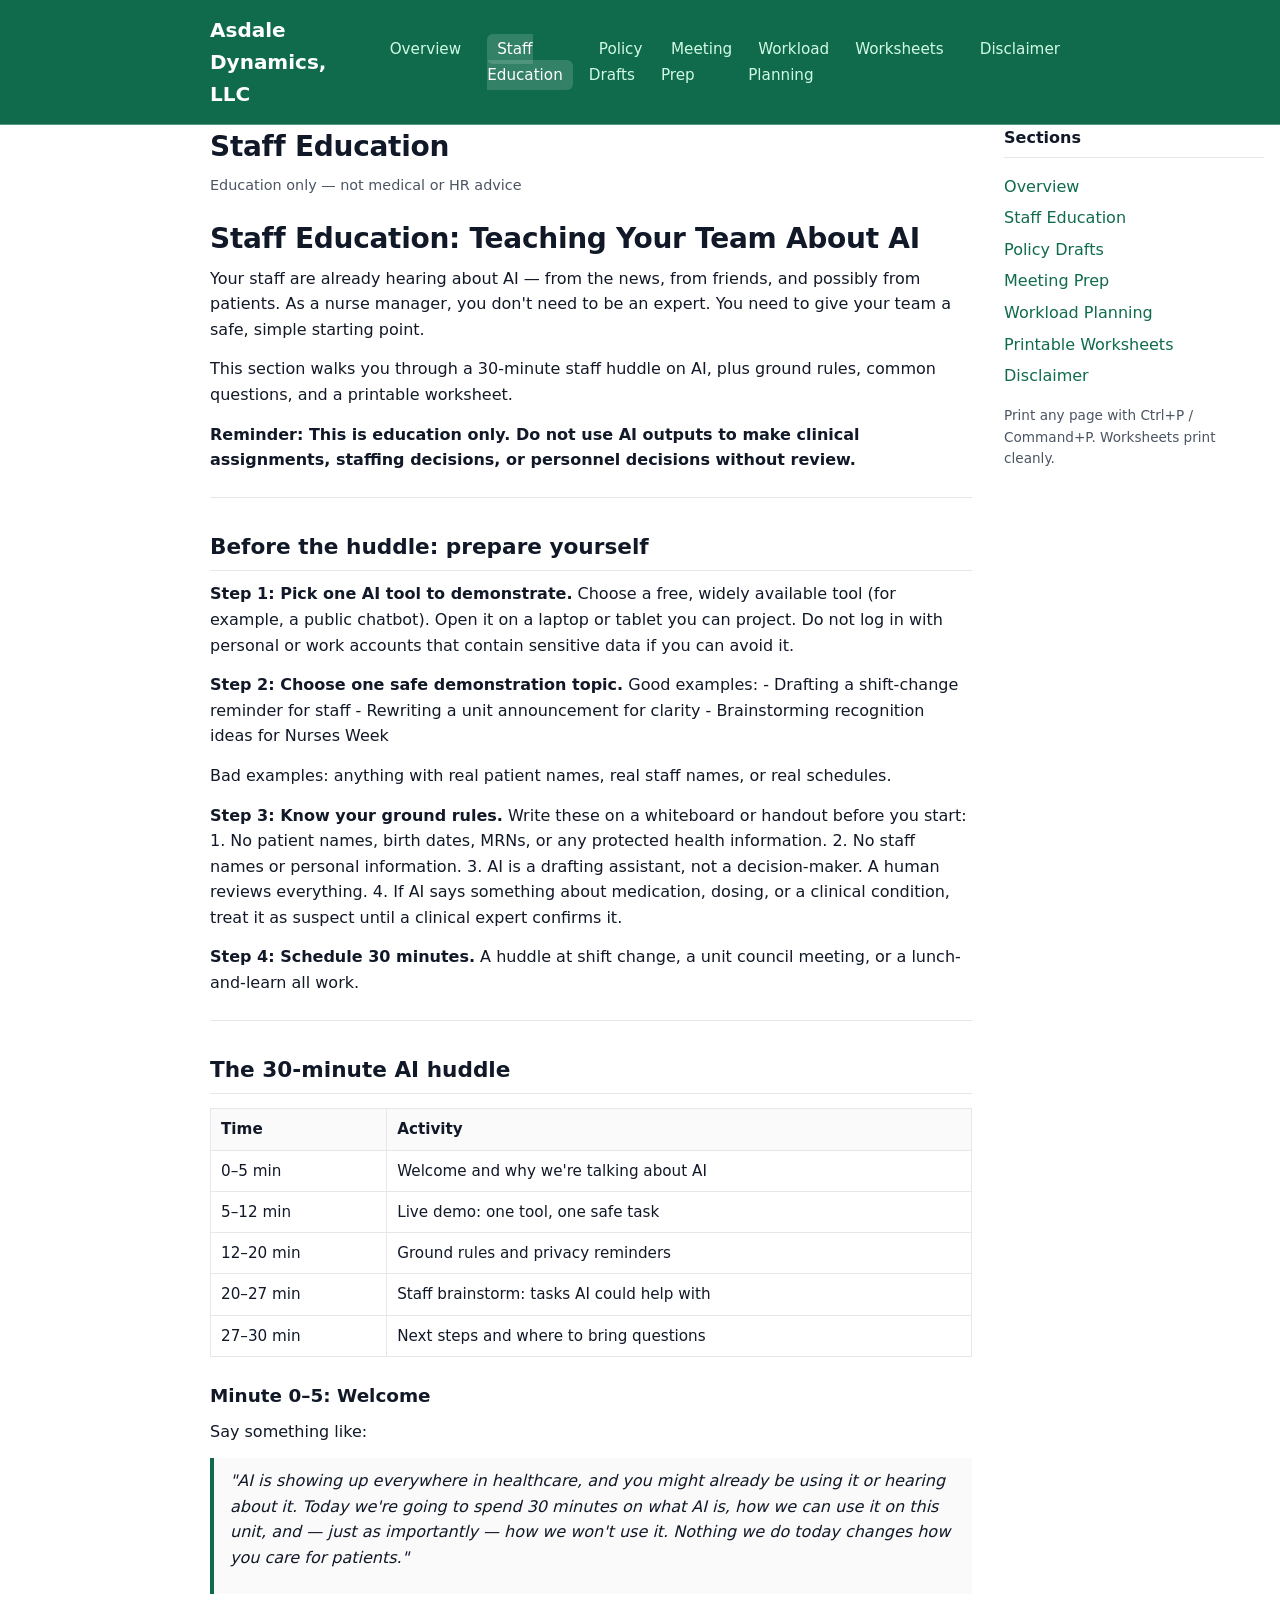
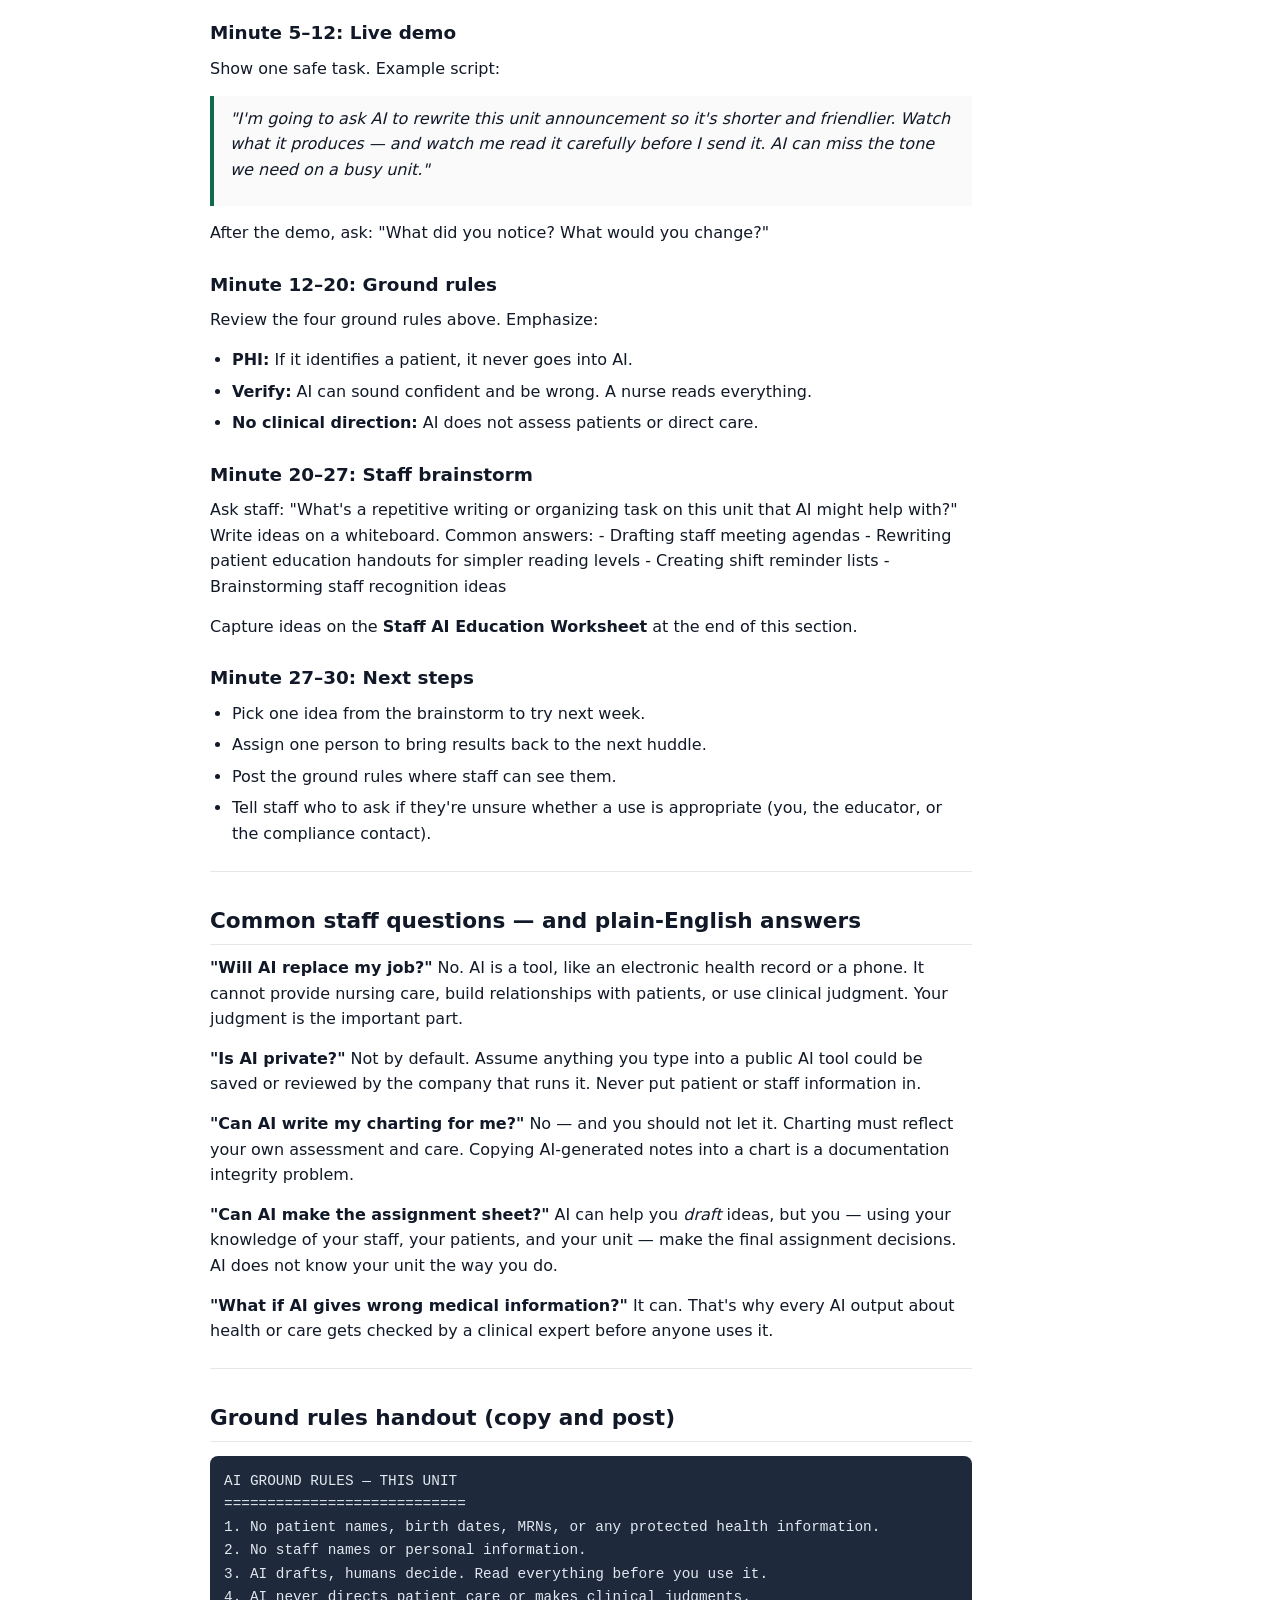
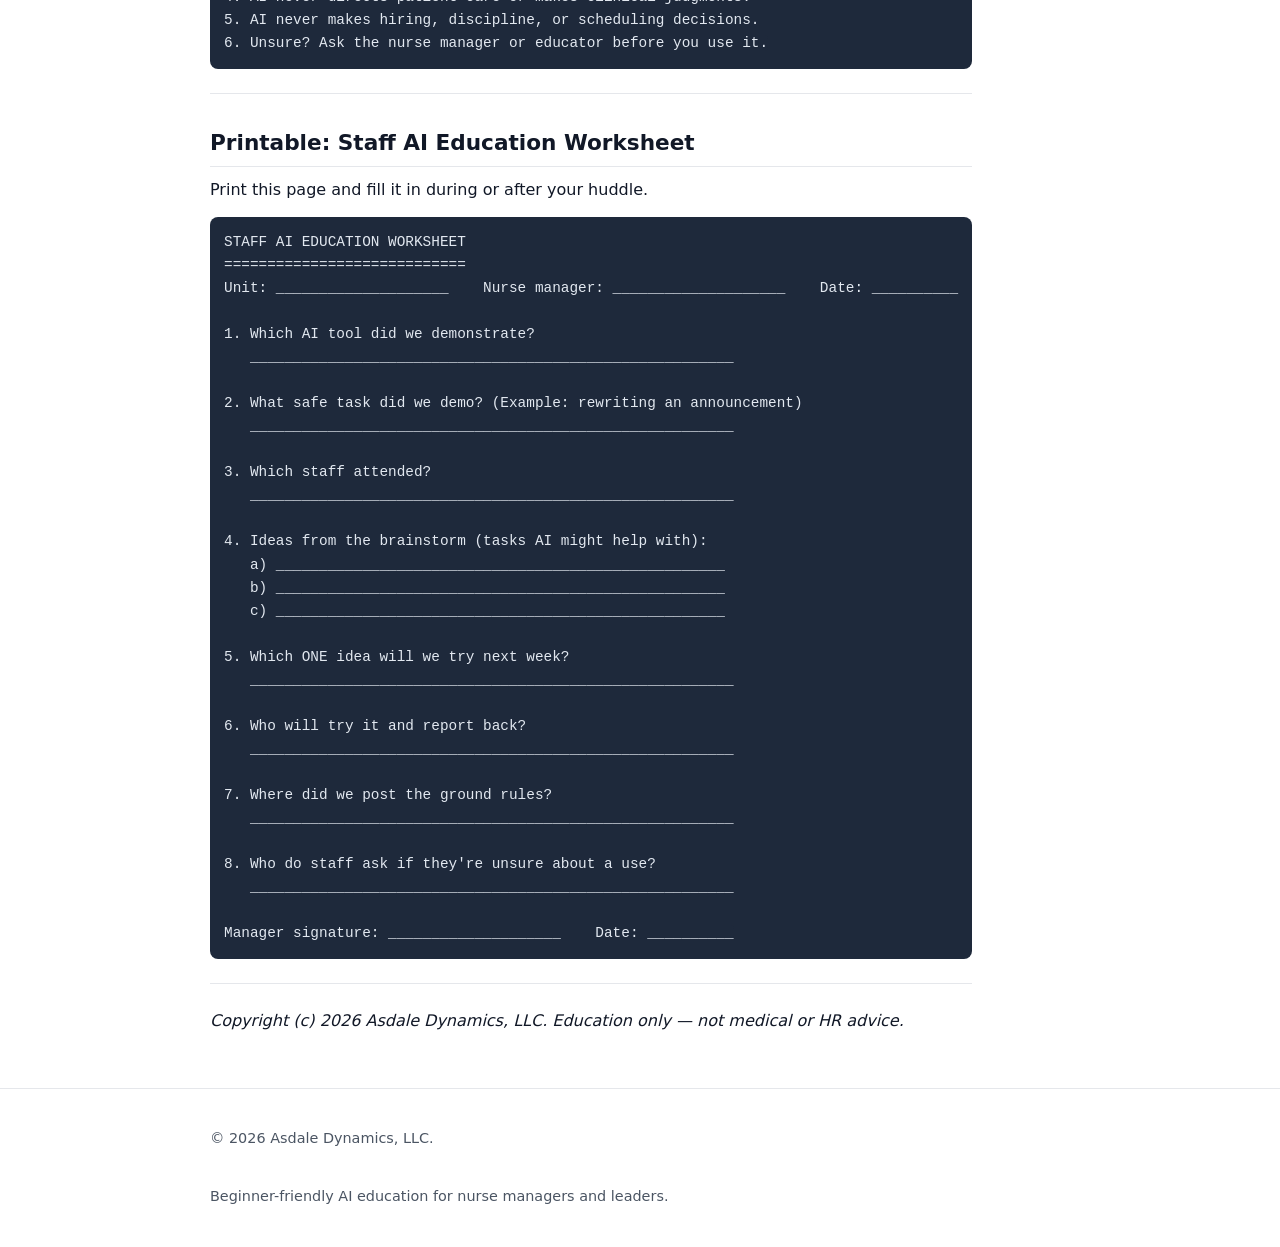
<file: site/staff-education.html>
<!DOCTYPE html>
<html lang="en">
<head>
<meta charset="utf-8">
<meta name="viewport" content="width=device-width, initial-scale=1">
<title>Staff Education — AI for Nurse Managers &amp; Leaders</title>
<link rel="stylesheet" href="assets/style.css">
</head>
<body>
<header class="site-header">
  <div class="wrapper">
    <a class="brand" href="index.html">Asdale Dynamics, LLC</a>
    <nav>
      <ul class="nav-list">
        <li><a href="index.html">Overview</a></li>
<li><a href="staff-education.html" class="active">Staff Education</a></li>
<li><a href="policy-drafts.html">Policy Drafts</a></li>
<li><a href="meeting-prep.html">Meeting Prep</a></li>
<li><a href="workload-planning.html">Workload Planning</a></li>
<li><a href="worksheets.html">Worksheets</a></li>
<li><a href="disclaimer.html">Disclaimer</a></li>
      </ul>
    </nav>
  </div>
</header>

<main class="wrapper">
  <article>
    <header class="page-header">
      <h1>Staff Education</h1>
      <p class="meta">Education only — not medical or HR advice</p>
    </header>
    <h1>Staff Education: Teaching Your Team About AI</h1>

<p>Your staff are already hearing about AI — from the news, from friends, and possibly from patients. As a nurse manager, you don&#x27;t need to be an expert. You need to give your team a safe, simple starting point.</p>

<p>This section walks you through a 30-minute staff huddle on AI, plus ground rules, common questions, and a printable worksheet.</p>

<p><strong>Reminder: This is education only. Do not use AI outputs to make clinical assignments, staffing decisions, or personnel decisions without review.</strong></p>

<hr>

<h2>Before the huddle: prepare yourself</h2>

<p><strong>Step 1: Pick one AI tool to demonstrate.</strong> Choose a free, widely available tool (for example, a public chatbot). Open it on a laptop or tablet you can project. Do not log in with personal or work accounts that contain sensitive data if you can avoid it.</p>

<p><strong>Step 2: Choose one safe demonstration topic.</strong> Good examples: - Drafting a shift-change reminder for staff - Rewriting a unit announcement for clarity - Brainstorming recognition ideas for Nurses Week</p>

<p>Bad examples: anything with real patient names, real staff names, or real schedules.</p>

<p><strong>Step 3: Know your ground rules.</strong> Write these on a whiteboard or handout before you start: 1. No patient names, birth dates, MRNs, or any protected health information. 2. No staff names or personal information. 3. AI is a drafting assistant, not a decision-maker. A human reviews everything. 4. If AI says something about medication, dosing, or a clinical condition, treat it as suspect until a clinical expert confirms it.</p>

<p><strong>Step 4: Schedule 30 minutes.</strong> A huddle at shift change, a unit council meeting, or a lunch-and-learn all work.</p>

<hr>

<h2>The 30-minute AI huddle</h2>

<table><tr><th>Time</th><th>Activity</th></tr><tr><td>0–5 min</td><td>Welcome and why we&#x27;re talking about AI</td></tr><tr><td>5–12 min</td><td>Live demo: one tool, one safe task</td></tr><tr><td>12–20 min</td><td>Ground rules and privacy reminders</td></tr><tr><td>20–27 min</td><td>Staff brainstorm: tasks AI could help with</td></tr><tr><td>27–30 min</td><td>Next steps and where to bring questions</td></tr></table>

<h3>Minute 0–5: Welcome</h3>

<p>Say something like:</p>

<blockquote><p>&quot;AI is showing up everywhere in healthcare, and you might already be using it or hearing about it. Today we&#x27;re going to spend 30 minutes on what AI is, how we <em>can</em> use it on this unit, and — just as importantly — how we <em>won&#x27;t</em> use it. Nothing we do today changes how you care for patients.&quot;</p></blockquote>

<h3>Minute 5–12: Live demo</h3>

<p>Show one safe task. Example script:</p>

<blockquote><p>&quot;I&#x27;m going to ask AI to rewrite this unit announcement so it&#x27;s shorter and friendlier. Watch what it produces — and watch me read it carefully before I send it. AI can miss the tone we need on a busy unit.&quot;</p></blockquote>

<p>After the demo, ask: &quot;What did you notice? What would you change?&quot;</p>

<h3>Minute 12–20: Ground rules</h3>

<p>Review the four ground rules above. Emphasize:</p>

<ul><li><strong>PHI:</strong> If it identifies a patient, it never goes into AI.</li><li><strong>Verify:</strong> AI can sound confident and be wrong. A nurse reads everything.</li><li><strong>No clinical direction:</strong> AI does not assess patients or direct care.</li></ul>

<h3>Minute 20–27: Staff brainstorm</h3>

<p>Ask staff: &quot;What&#x27;s a repetitive writing or organizing task on this unit that AI might help with?&quot; Write ideas on a whiteboard. Common answers: - Drafting staff meeting agendas - Rewriting patient education handouts for simpler reading levels - Creating shift reminder lists - Brainstorming staff recognition ideas</p>

<p>Capture ideas on the <strong>Staff AI Education Worksheet</strong> at the end of this section.</p>

<h3>Minute 27–30: Next steps</h3>

<ul><li>Pick one idea from the brainstorm to try next week.</li><li>Assign one person to bring results back to the next huddle.</li><li>Post the ground rules where staff can see them.</li><li>Tell staff who to ask if they&#x27;re unsure whether a use is appropriate (you, the educator, or the compliance contact).</li></ul>

<hr>

<h2>Common staff questions — and plain-English answers</h2>

<p><strong>&quot;Will AI replace my job?&quot;</strong> No. AI is a tool, like an electronic health record or a phone. It cannot provide nursing care, build relationships with patients, or use clinical judgment. Your judgment is the important part.</p>

<p><strong>&quot;Is AI private?&quot;</strong> Not by default. Assume anything you type into a public AI tool could be saved or reviewed by the company that runs it. Never put patient or staff information in.</p>

<p><strong>&quot;Can AI write my charting for me?&quot;</strong> No — and you should not let it. Charting must reflect your own assessment and care. Copying AI-generated notes into a chart is a documentation integrity problem.</p>

<p><strong>&quot;Can AI make the assignment sheet?&quot;</strong> AI can help you <em>draft</em> ideas, but you — using your knowledge of your staff, your patients, and your unit — make the final assignment decisions. AI does not know your unit the way you do.</p>

<p><strong>&quot;What if AI gives wrong medical information?&quot;</strong> It can. That&#x27;s why every AI output about health or care gets checked by a clinical expert before anyone uses it.</p>

<hr>

<h2>Ground rules handout (copy and post)</h2>

<pre><code class="lang-">AI GROUND RULES — THIS UNIT
============================
1. No patient names, birth dates, MRNs, or any protected health information.
2. No staff names or personal information.
3. AI drafts, humans decide. Read everything before you use it.
4. AI never directs patient care or makes clinical judgments.
5. AI never makes hiring, discipline, or scheduling decisions.
6. Unsure? Ask the nurse manager or educator before you use it.</code></pre>

<hr>

<h2>Printable: Staff AI Education Worksheet</h2>

<p>Print this page and fill it in during or after your huddle.</p>

<pre><code class="lang-">STAFF AI EDUCATION WORKSHEET
============================
Unit: ____________________    Nurse manager: ____________________    Date: __________

1. Which AI tool did we demonstrate?
   ________________________________________________________

2. What safe task did we demo? (Example: rewriting an announcement)
   ________________________________________________________

3. Which staff attended?
   ________________________________________________________

4. Ideas from the brainstorm (tasks AI might help with):
   a) ____________________________________________________
   b) ____________________________________________________
   c) ____________________________________________________

5. Which ONE idea will we try next week?
   ________________________________________________________

6. Who will try it and report back?
   ________________________________________________________

7. Where did we post the ground rules?
   ________________________________________________________

8. Who do staff ask if they&#x27;re unsure about a use?
   ________________________________________________________

Manager signature: ____________________    Date: __________</code></pre>

<hr>

<p><em>Copyright (c) 2026 Asdale Dynamics, LLC. Education only — not medical or HR advice.</em></p>

  </article>

  <aside class="print-hide">
    <h3>Sections</h3>
    <ul>
      <li><a href="index.html">Overview</a></li>
      <li><a href="staff-education.html">Staff Education</a></li>
      <li><a href="policy-drafts.html">Policy Drafts</a></li>
      <li><a href="meeting-prep.html">Meeting Prep</a></li>
      <li><a href="workload-planning.html">Workload Planning</a></li>
      <li><a href="worksheets.html">Printable Worksheets</a></li>
      <li><a href="disclaimer.html">Disclaimer</a></li>
    </ul>
    <p class="small">Print any page with Ctrl+P / Command+P. Worksheets print cleanly.</p>
  </aside>
</main>

<footer class="site-footer">
  <div class="wrapper">
    <p>&copy; 2026 Asdale Dynamics, LLC.</p>
    <p class="small">Beginner-friendly AI education for nurse managers and leaders.</p>
  </div>
</footer>
</body>
</html>
</file>
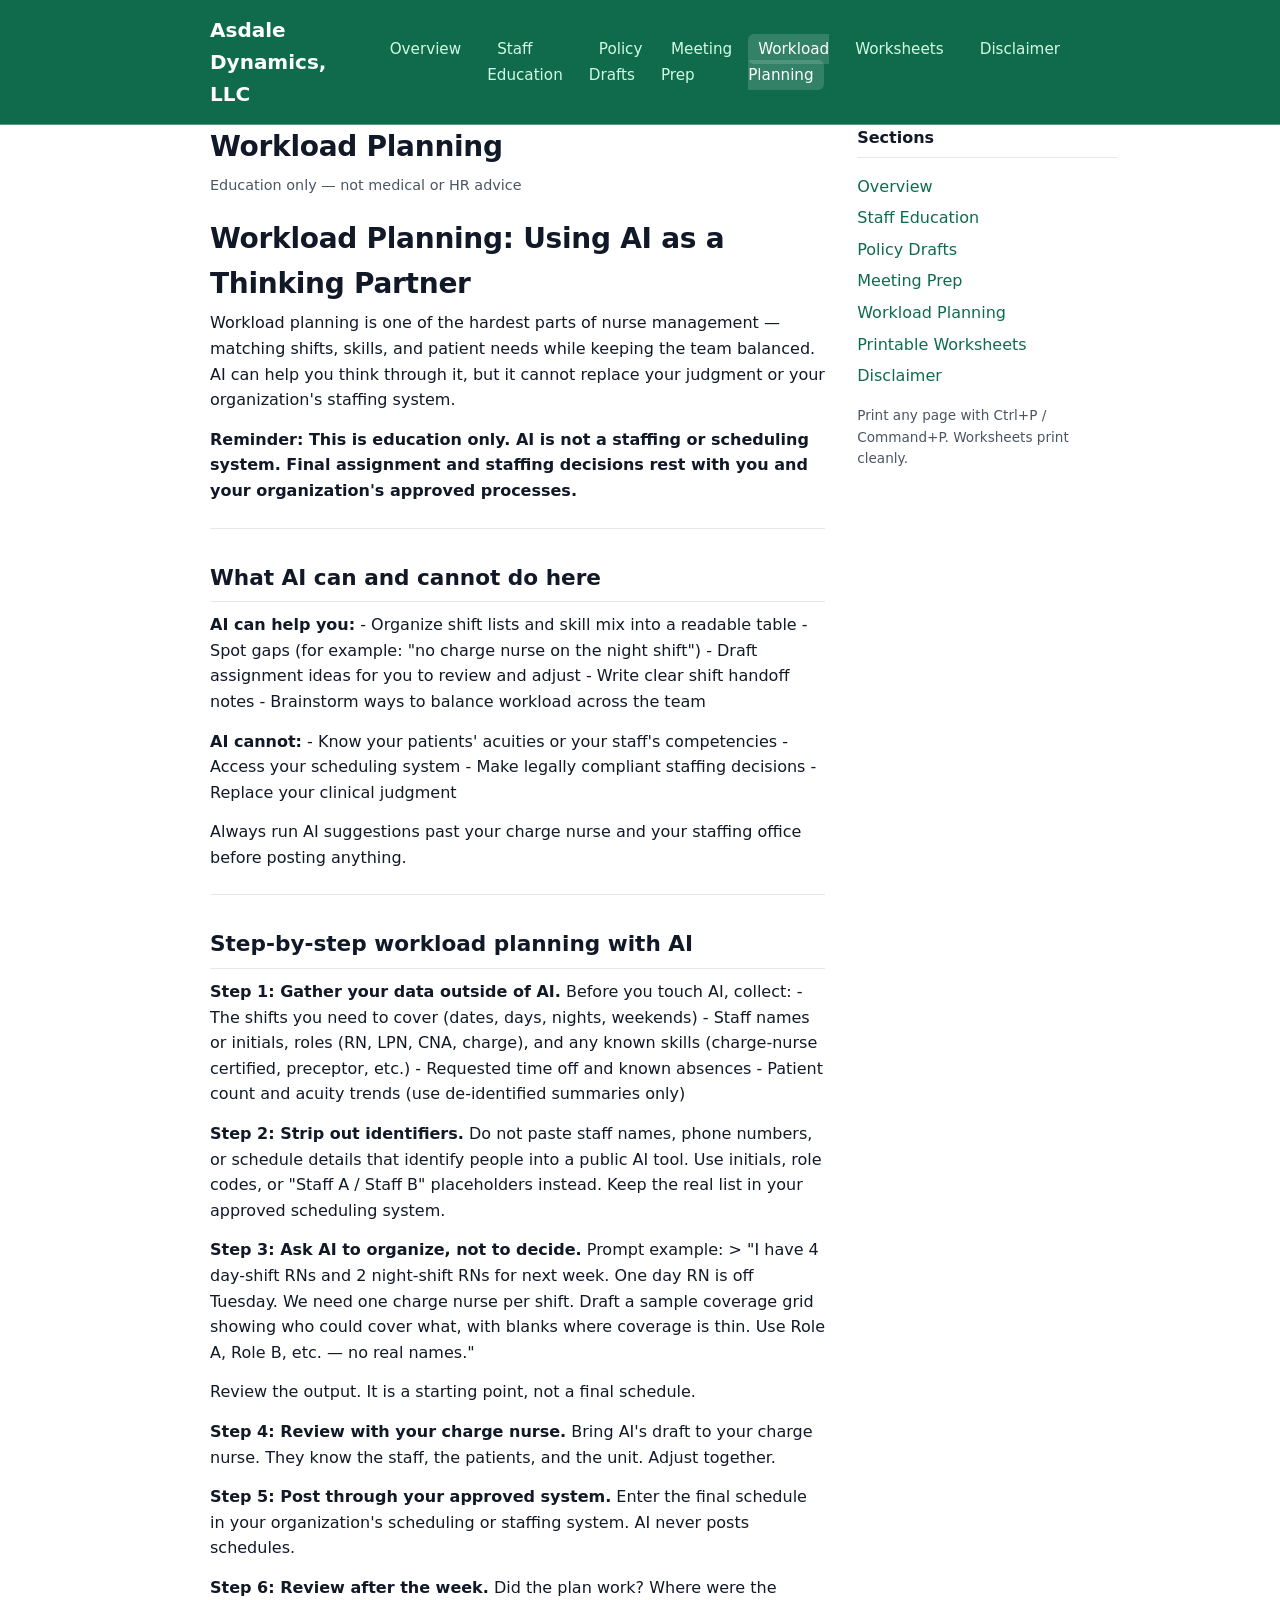
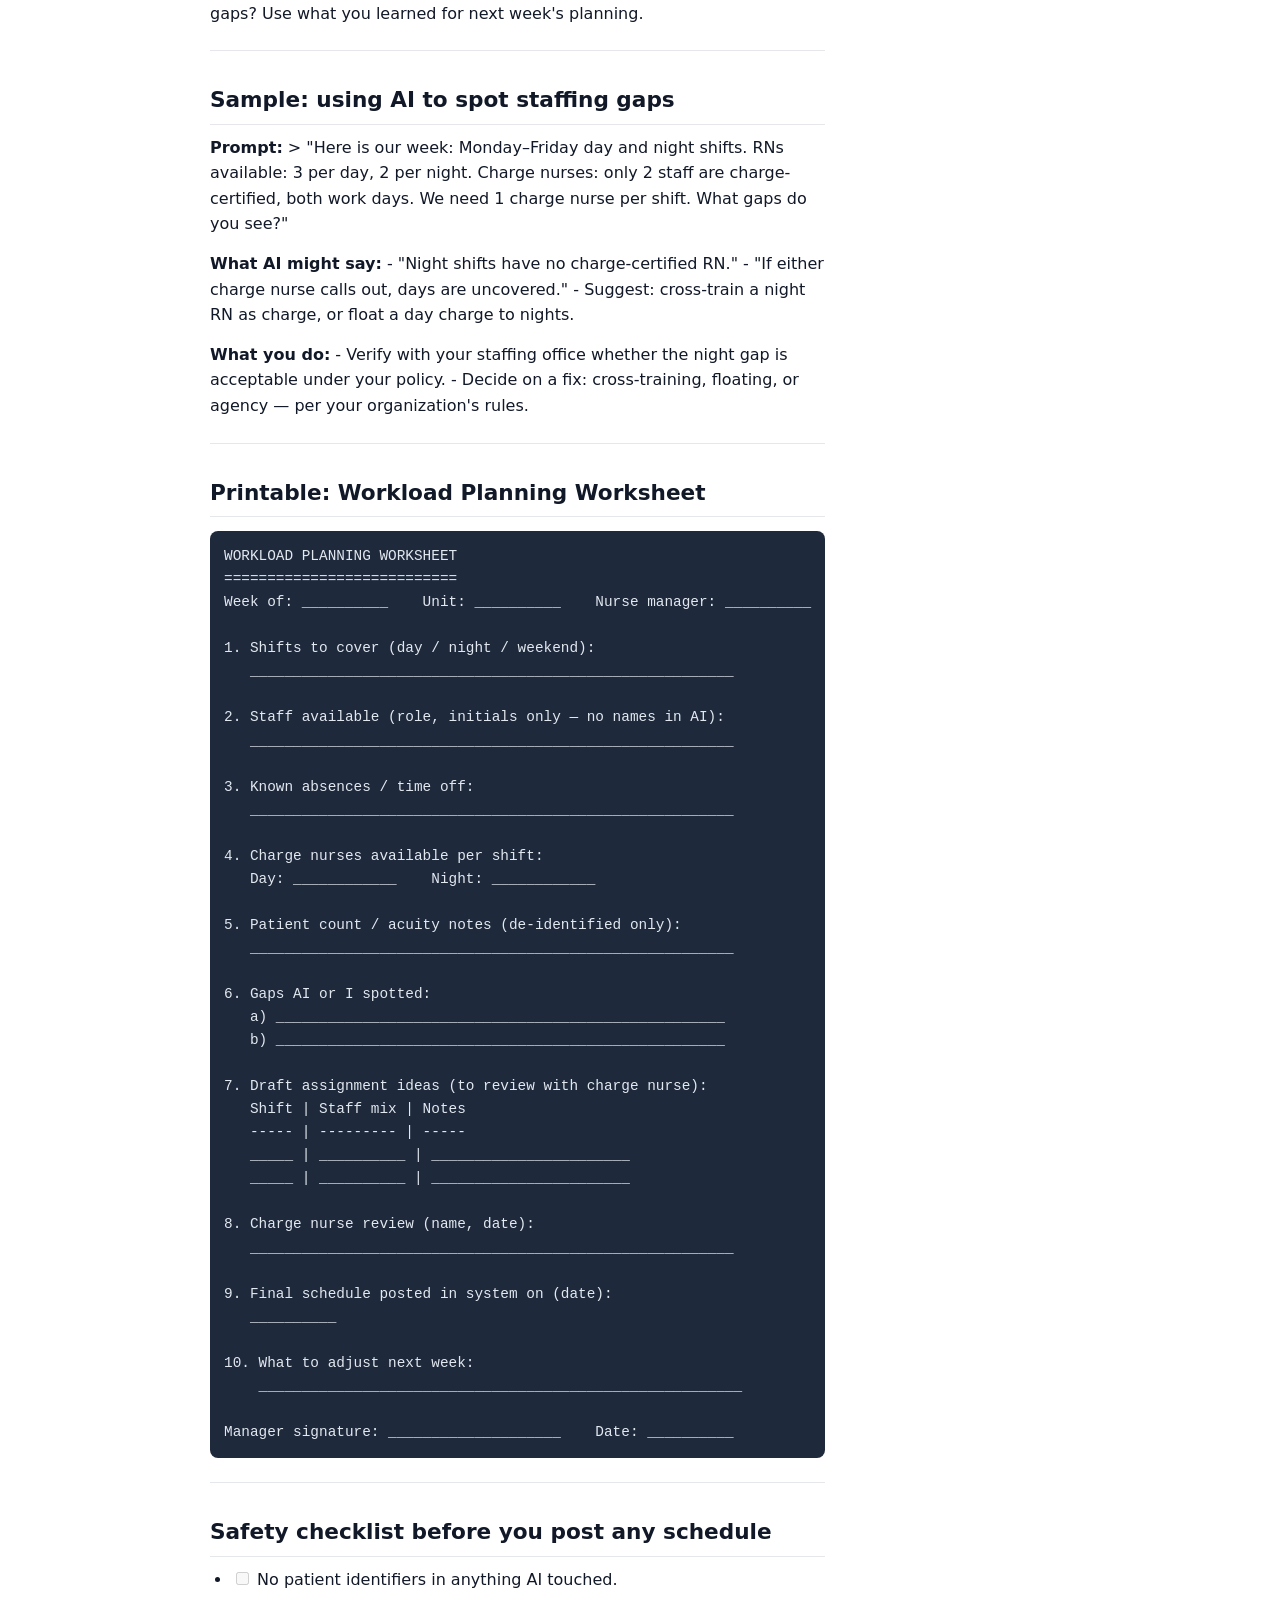
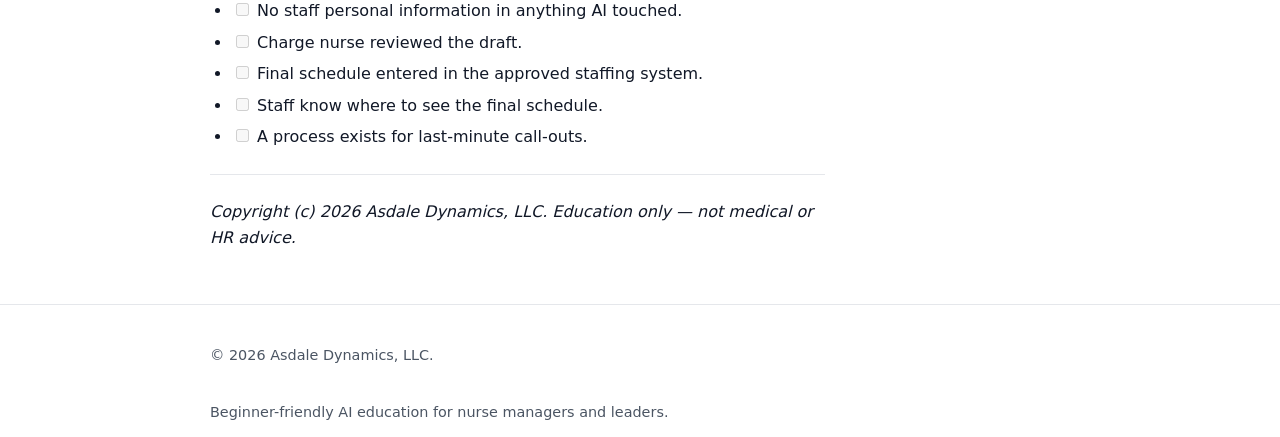
<file: site/workload-planning.html>
<!DOCTYPE html>
<html lang="en">
<head>
<meta charset="utf-8">
<meta name="viewport" content="width=device-width, initial-scale=1">
<title>Workload Planning — AI for Nurse Managers &amp; Leaders</title>
<link rel="stylesheet" href="assets/style.css">
</head>
<body>
<header class="site-header">
  <div class="wrapper">
    <a class="brand" href="index.html">Asdale Dynamics, LLC</a>
    <nav>
      <ul class="nav-list">
        <li><a href="index.html">Overview</a></li>
<li><a href="staff-education.html">Staff Education</a></li>
<li><a href="policy-drafts.html">Policy Drafts</a></li>
<li><a href="meeting-prep.html">Meeting Prep</a></li>
<li><a href="workload-planning.html" class="active">Workload Planning</a></li>
<li><a href="worksheets.html">Worksheets</a></li>
<li><a href="disclaimer.html">Disclaimer</a></li>
      </ul>
    </nav>
  </div>
</header>

<main class="wrapper">
  <article>
    <header class="page-header">
      <h1>Workload Planning</h1>
      <p class="meta">Education only — not medical or HR advice</p>
    </header>
    <h1>Workload Planning: Using AI as a Thinking Partner</h1>

<p>Workload planning is one of the hardest parts of nurse management — matching shifts, skills, and patient needs while keeping the team balanced. AI can help you think through it, but it cannot replace your judgment or your organization&#x27;s staffing system.</p>

<p><strong>Reminder: This is education only. AI is not a staffing or scheduling system. Final assignment and staffing decisions rest with you and your organization&#x27;s approved processes.</strong></p>

<hr>

<h2>What AI can and cannot do here</h2>

<p><strong>AI can help you:</strong> - Organize shift lists and skill mix into a readable table - Spot gaps (for example: &quot;no charge nurse on the night shift&quot;) - Draft assignment ideas for you to review and adjust - Write clear shift handoff notes - Brainstorm ways to balance workload across the team</p>

<p><strong>AI cannot:</strong> - Know your patients&#x27; acuities or your staff&#x27;s competencies - Access your scheduling system - Make legally compliant staffing decisions - Replace your clinical judgment</p>

<p>Always run AI suggestions past your charge nurse and your staffing office before posting anything.</p>

<hr>

<h2>Step-by-step workload planning with AI</h2>

<p><strong>Step 1: Gather your data outside of AI.</strong> Before you touch AI, collect: - The shifts you need to cover (dates, days, nights, weekends) - Staff names or initials, roles (RN, LPN, CNA, charge), and any known skills (charge-nurse certified, preceptor, etc.) - Requested time off and known absences - Patient count and acuity trends (use de-identified summaries only)</p>

<p><strong>Step 2: Strip out identifiers.</strong> Do not paste staff names, phone numbers, or schedule details that identify people into a public AI tool. Use initials, role codes, or &quot;Staff A / Staff B&quot; placeholders instead. Keep the real list in your approved scheduling system.</p>

<p><strong>Step 3: Ask AI to organize, not to decide.</strong> Prompt example: &gt; &quot;I have 4 day-shift RNs and 2 night-shift RNs for next week. One day RN is off Tuesday. We need one charge nurse per shift. Draft a sample coverage grid showing who could cover what, with blanks where coverage is thin. Use Role A, Role B, etc. — no real names.&quot;</p>

<p>Review the output. It is a starting point, not a final schedule.</p>

<p><strong>Step 4: Review with your charge nurse.</strong> Bring AI&#x27;s draft to your charge nurse. They know the staff, the patients, and the unit. Adjust together.</p>

<p><strong>Step 5: Post through your approved system.</strong> Enter the final schedule in your organization&#x27;s scheduling or staffing system. AI never posts schedules.</p>

<p><strong>Step 6: Review after the week.</strong> Did the plan work? Where were the gaps? Use what you learned for next week&#x27;s planning.</p>

<hr>

<h2>Sample: using AI to spot staffing gaps</h2>

<p><strong>Prompt:</strong> &gt; &quot;Here is our week: Monday–Friday day and night shifts. RNs available: 3 per day, 2 per night. Charge nurses: only 2 staff are charge-certified, both work days. We need 1 charge nurse per shift. What gaps do you see?&quot;</p>

<p><strong>What AI might say:</strong> - &quot;Night shifts have no charge-certified RN.&quot; - &quot;If either charge nurse calls out, days are uncovered.&quot; - Suggest: cross-train a night RN as charge, or float a day charge to nights.</p>

<p><strong>What you do:</strong> - Verify with your staffing office whether the night gap is acceptable under your policy. - Decide on a fix: cross-training, floating, or agency — per your organization&#x27;s rules.</p>

<hr>

<h2>Printable: Workload Planning Worksheet</h2>

<pre><code class="lang-">WORKLOAD PLANNING WORKSHEET
===========================
Week of: __________    Unit: __________    Nurse manager: __________

1. Shifts to cover (day / night / weekend):
   ________________________________________________________

2. Staff available (role, initials only — no names in AI):
   ________________________________________________________

3. Known absences / time off:
   ________________________________________________________

4. Charge nurses available per shift:
   Day: ____________    Night: ____________

5. Patient count / acuity notes (de-identified only):
   ________________________________________________________

6. Gaps AI or I spotted:
   a) ____________________________________________________
   b) ____________________________________________________

7. Draft assignment ideas (to review with charge nurse):
   Shift | Staff mix | Notes
   ----- | --------- | -----
   _____ | __________ | _______________________
   _____ | __________ | _______________________

8. Charge nurse review (name, date):
   ________________________________________________________

9. Final schedule posted in system on (date):
   __________

10. What to adjust next week:
    ________________________________________________________

Manager signature: ____________________    Date: __________</code></pre>

<hr>

<h2>Safety checklist before you post any schedule</h2>

<ul><li><input type="checkbox" disabled> No patient identifiers in anything AI touched.</li><li><input type="checkbox" disabled> No staff personal information in anything AI touched.</li><li><input type="checkbox" disabled> Charge nurse reviewed the draft.</li><li><input type="checkbox" disabled> Final schedule entered in the approved staffing system.</li><li><input type="checkbox" disabled> Staff know where to see the final schedule.</li><li><input type="checkbox" disabled> A process exists for last-minute call-outs.</li></ul>

<hr>

<p><em>Copyright (c) 2026 Asdale Dynamics, LLC. Education only — not medical or HR advice.</em></p>

  </article>

  <aside class="print-hide">
    <h3>Sections</h3>
    <ul>
      <li><a href="index.html">Overview</a></li>
      <li><a href="staff-education.html">Staff Education</a></li>
      <li><a href="policy-drafts.html">Policy Drafts</a></li>
      <li><a href="meeting-prep.html">Meeting Prep</a></li>
      <li><a href="workload-planning.html">Workload Planning</a></li>
      <li><a href="worksheets.html">Printable Worksheets</a></li>
      <li><a href="disclaimer.html">Disclaimer</a></li>
    </ul>
    <p class="small">Print any page with Ctrl+P / Command+P. Worksheets print cleanly.</p>
  </aside>
</main>

<footer class="site-footer">
  <div class="wrapper">
    <p>&copy; 2026 Asdale Dynamics, LLC.</p>
    <p class="small">Beginner-friendly AI education for nurse managers and leaders.</p>
  </div>
</footer>
</body>
</html>
</file>
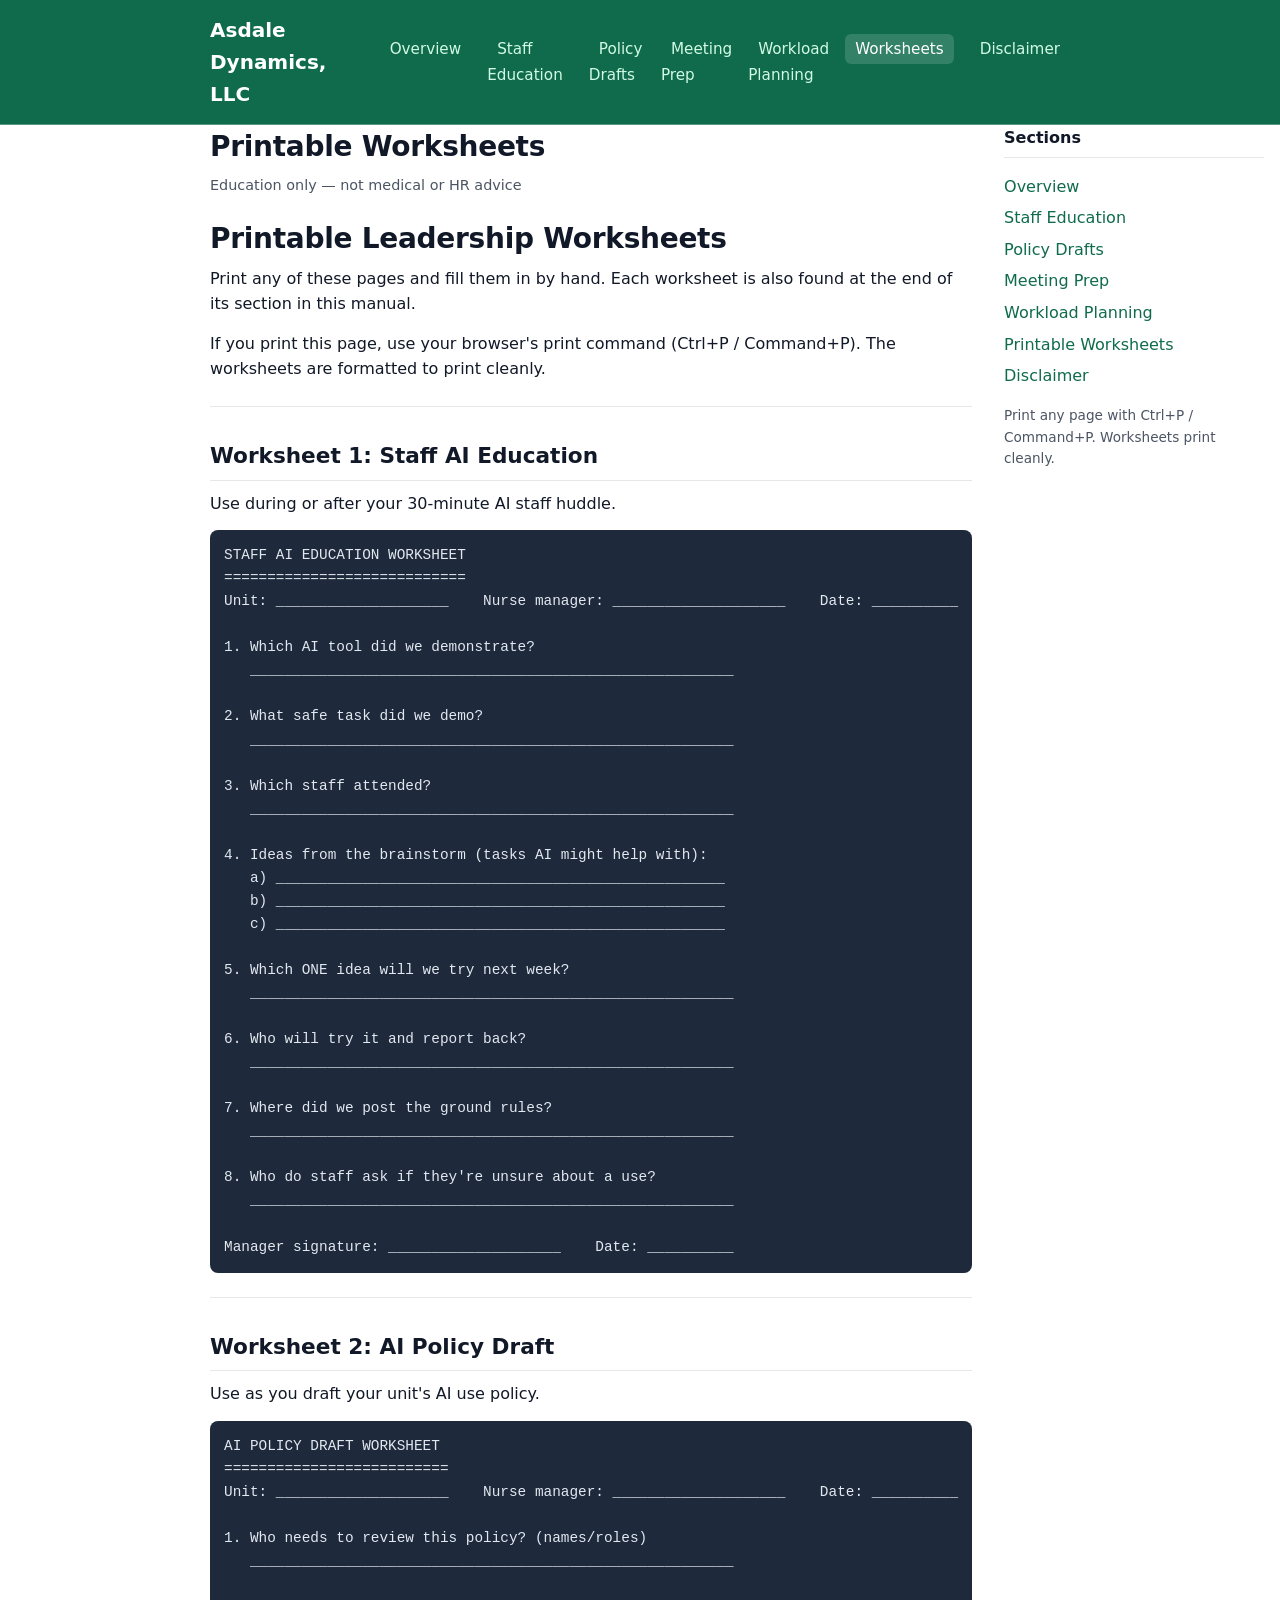
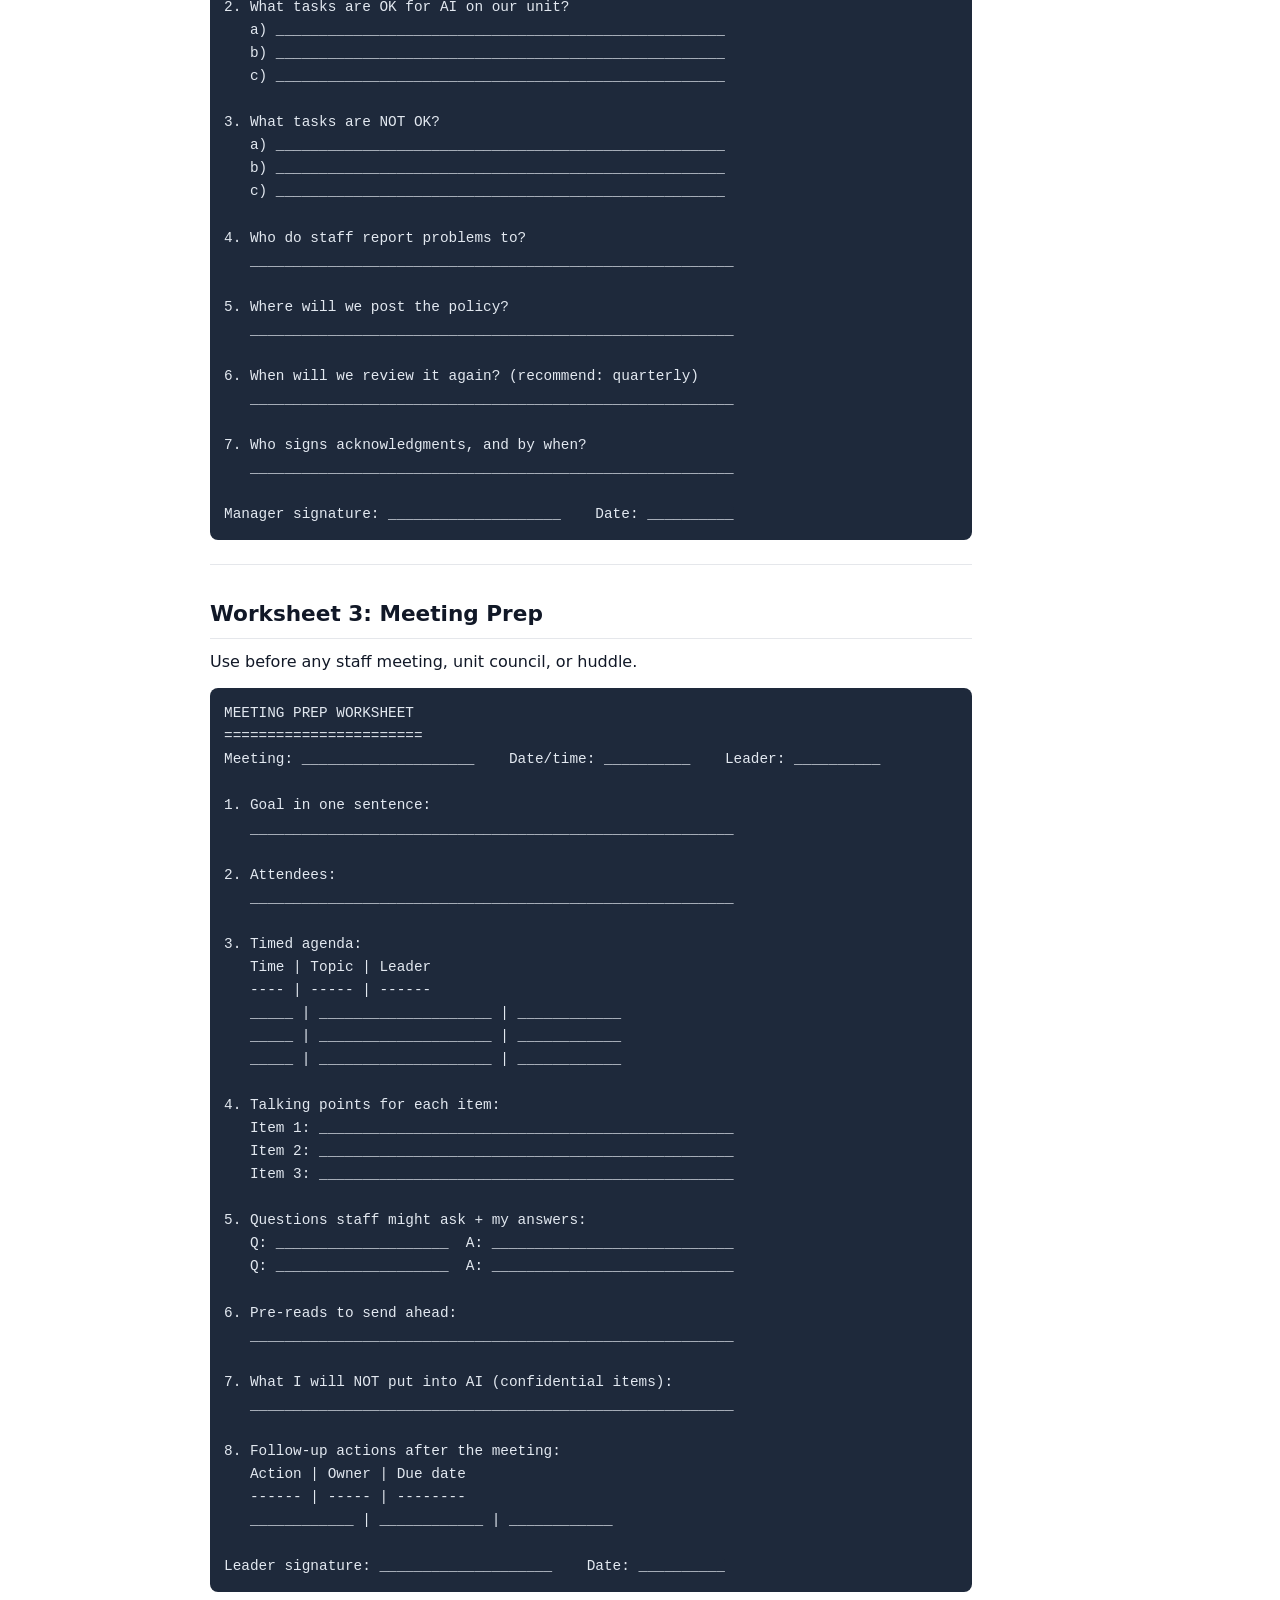
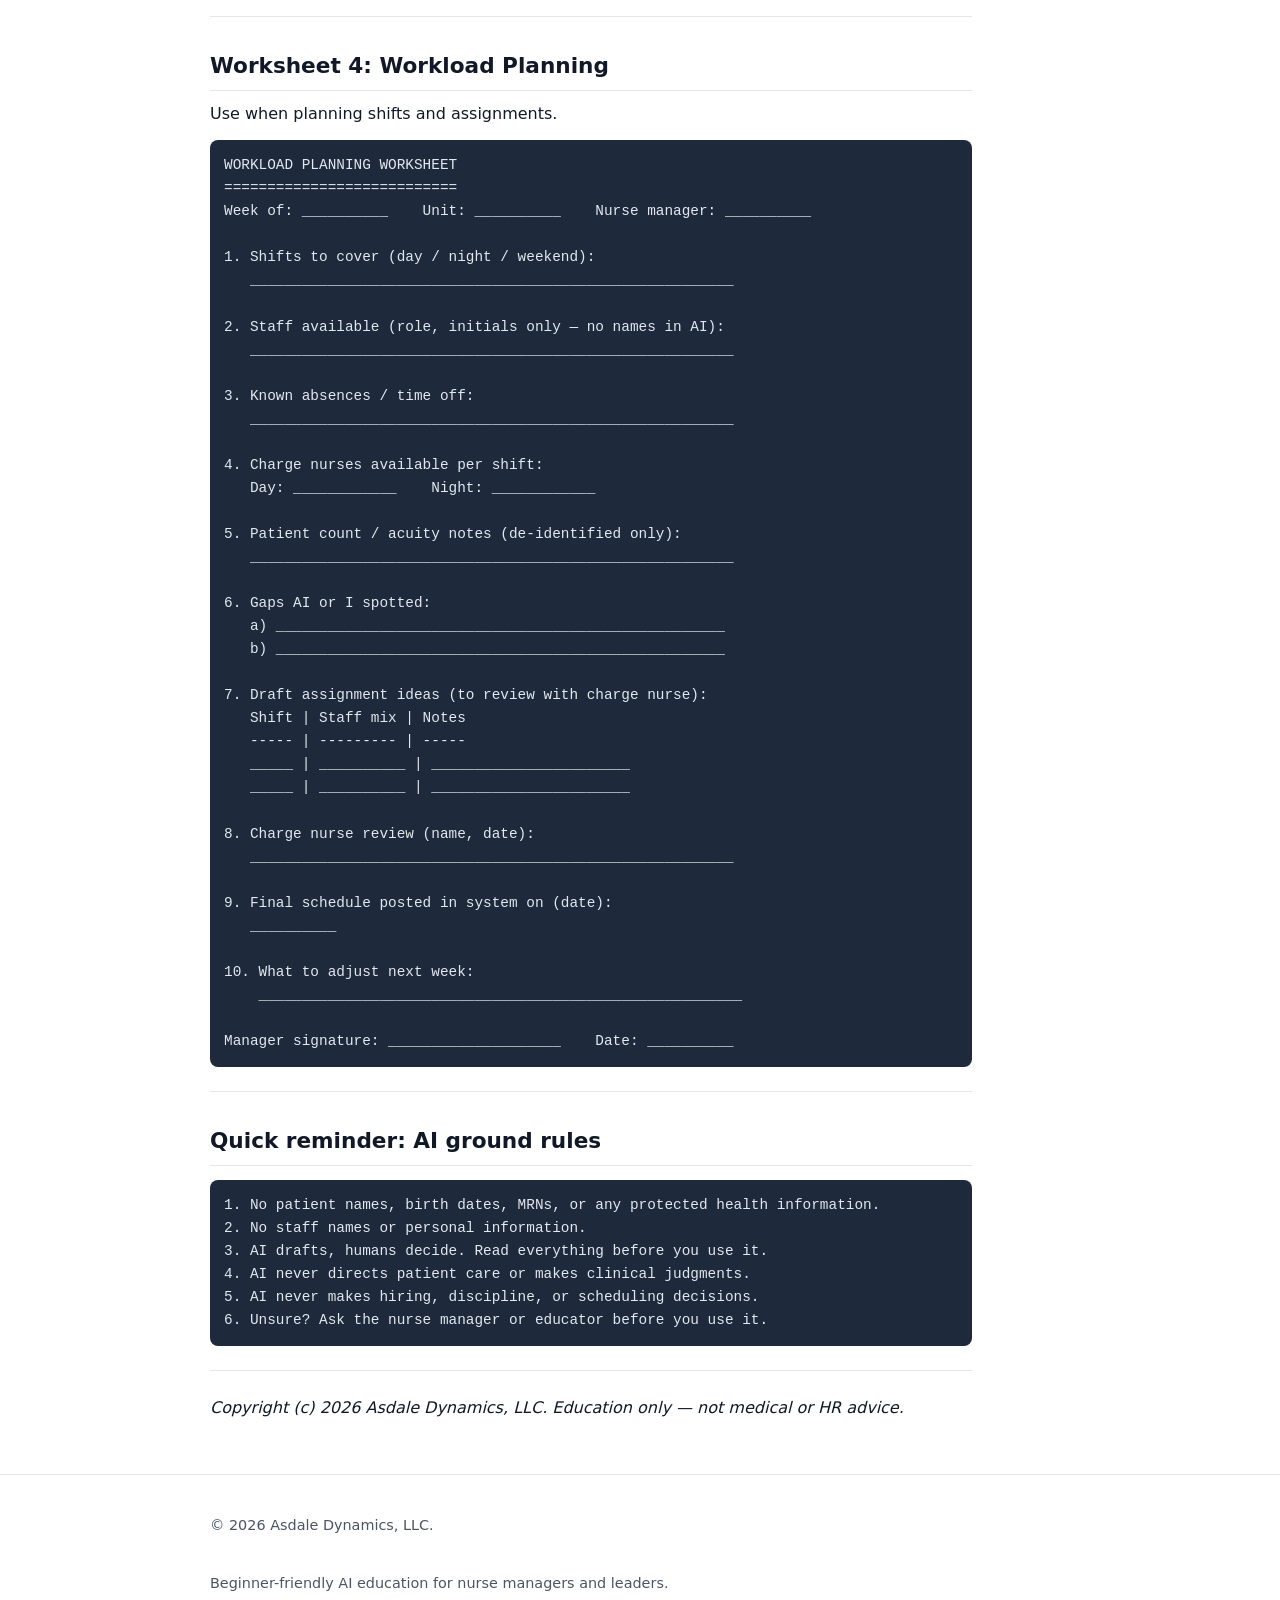
<file: site/worksheets.html>
<!DOCTYPE html>
<html lang="en">
<head>
<meta charset="utf-8">
<meta name="viewport" content="width=device-width, initial-scale=1">
<title>Printable Worksheets — AI for Nurse Managers &amp; Leaders</title>
<link rel="stylesheet" href="assets/style.css">
</head>
<body>
<header class="site-header">
  <div class="wrapper">
    <a class="brand" href="index.html">Asdale Dynamics, LLC</a>
    <nav>
      <ul class="nav-list">
        <li><a href="index.html">Overview</a></li>
<li><a href="staff-education.html">Staff Education</a></li>
<li><a href="policy-drafts.html">Policy Drafts</a></li>
<li><a href="meeting-prep.html">Meeting Prep</a></li>
<li><a href="workload-planning.html">Workload Planning</a></li>
<li><a href="worksheets.html" class="active">Worksheets</a></li>
<li><a href="disclaimer.html">Disclaimer</a></li>
      </ul>
    </nav>
  </div>
</header>

<main class="wrapper">
  <article>
    <header class="page-header">
      <h1>Printable Worksheets</h1>
      <p class="meta">Education only — not medical or HR advice</p>
    </header>
    <h1>Printable Leadership Worksheets</h1>

<p>Print any of these pages and fill them in by hand. Each worksheet is also found at the end of its section in this manual.</p>

<p>If you print this page, use your browser&#x27;s print command (Ctrl+P / Command+P). The worksheets are formatted to print cleanly.</p>

<hr>

<h2>Worksheet 1: Staff AI Education</h2>

<p>Use during or after your 30-minute AI staff huddle.</p>

<pre><code class="lang-">STAFF AI EDUCATION WORKSHEET
============================
Unit: ____________________    Nurse manager: ____________________    Date: __________

1. Which AI tool did we demonstrate?
   ________________________________________________________

2. What safe task did we demo?
   ________________________________________________________

3. Which staff attended?
   ________________________________________________________

4. Ideas from the brainstorm (tasks AI might help with):
   a) ____________________________________________________
   b) ____________________________________________________
   c) ____________________________________________________

5. Which ONE idea will we try next week?
   ________________________________________________________

6. Who will try it and report back?
   ________________________________________________________

7. Where did we post the ground rules?
   ________________________________________________________

8. Who do staff ask if they&#x27;re unsure about a use?
   ________________________________________________________

Manager signature: ____________________    Date: __________</code></pre>

<hr>

<h2>Worksheet 2: AI Policy Draft</h2>

<p>Use as you draft your unit&#x27;s AI use policy.</p>

<pre><code class="lang-">AI POLICY DRAFT WORKSHEET
==========================
Unit: ____________________    Nurse manager: ____________________    Date: __________

1. Who needs to review this policy? (names/roles)
   ________________________________________________________

2. What tasks are OK for AI on our unit?
   a) ____________________________________________________
   b) ____________________________________________________
   c) ____________________________________________________

3. What tasks are NOT OK?
   a) ____________________________________________________
   b) ____________________________________________________
   c) ____________________________________________________

4. Who do staff report problems to?
   ________________________________________________________

5. Where will we post the policy?
   ________________________________________________________

6. When will we review it again? (recommend: quarterly)
   ________________________________________________________

7. Who signs acknowledgments, and by when?
   ________________________________________________________

Manager signature: ____________________    Date: __________</code></pre>

<hr>

<h2>Worksheet 3: Meeting Prep</h2>

<p>Use before any staff meeting, unit council, or huddle.</p>

<pre><code class="lang-">MEETING PREP WORKSHEET
=======================
Meeting: ____________________    Date/time: __________    Leader: __________

1. Goal in one sentence:
   ________________________________________________________

2. Attendees:
   ________________________________________________________

3. Timed agenda:
   Time | Topic | Leader
   ---- | ----- | ------
   _____ | ____________________ | ____________
   _____ | ____________________ | ____________
   _____ | ____________________ | ____________

4. Talking points for each item:
   Item 1: ________________________________________________
   Item 2: ________________________________________________
   Item 3: ________________________________________________

5. Questions staff might ask + my answers:
   Q: ____________________  A: ____________________________
   Q: ____________________  A: ____________________________

6. Pre-reads to send ahead:
   ________________________________________________________

7. What I will NOT put into AI (confidential items):
   ________________________________________________________

8. Follow-up actions after the meeting:
   Action | Owner | Due date
   ------ | ----- | --------
   ____________ | ____________ | ____________

Leader signature: ____________________    Date: __________</code></pre>

<hr>

<h2>Worksheet 4: Workload Planning</h2>

<p>Use when planning shifts and assignments.</p>

<pre><code class="lang-">WORKLOAD PLANNING WORKSHEET
===========================
Week of: __________    Unit: __________    Nurse manager: __________

1. Shifts to cover (day / night / weekend):
   ________________________________________________________

2. Staff available (role, initials only — no names in AI):
   ________________________________________________________

3. Known absences / time off:
   ________________________________________________________

4. Charge nurses available per shift:
   Day: ____________    Night: ____________

5. Patient count / acuity notes (de-identified only):
   ________________________________________________________

6. Gaps AI or I spotted:
   a) ____________________________________________________
   b) ____________________________________________________

7. Draft assignment ideas (to review with charge nurse):
   Shift | Staff mix | Notes
   ----- | --------- | -----
   _____ | __________ | _______________________
   _____ | __________ | _______________________

8. Charge nurse review (name, date):
   ________________________________________________________

9. Final schedule posted in system on (date):
   __________

10. What to adjust next week:
    ________________________________________________________

Manager signature: ____________________    Date: __________</code></pre>

<hr>

<h2>Quick reminder: AI ground rules</h2>

<pre><code class="lang-">1. No patient names, birth dates, MRNs, or any protected health information.
2. No staff names or personal information.
3. AI drafts, humans decide. Read everything before you use it.
4. AI never directs patient care or makes clinical judgments.
5. AI never makes hiring, discipline, or scheduling decisions.
6. Unsure? Ask the nurse manager or educator before you use it.</code></pre>

<hr>

<p><em>Copyright (c) 2026 Asdale Dynamics, LLC. Education only — not medical or HR advice.</em></p>

  </article>

  <aside class="print-hide">
    <h3>Sections</h3>
    <ul>
      <li><a href="index.html">Overview</a></li>
      <li><a href="staff-education.html">Staff Education</a></li>
      <li><a href="policy-drafts.html">Policy Drafts</a></li>
      <li><a href="meeting-prep.html">Meeting Prep</a></li>
      <li><a href="workload-planning.html">Workload Planning</a></li>
      <li><a href="worksheets.html">Printable Worksheets</a></li>
      <li><a href="disclaimer.html">Disclaimer</a></li>
    </ul>
    <p class="small">Print any page with Ctrl+P / Command+P. Worksheets print cleanly.</p>
  </aside>
</main>

<footer class="site-footer">
  <div class="wrapper">
    <p>&copy; 2026 Asdale Dynamics, LLC.</p>
    <p class="small">Beginner-friendly AI education for nurse managers and leaders.</p>
  </div>
</footer>
</body>
</html>
</file>
<file: site/assets/style.css>
/* Asdale Dynamics, LLC — AI for Nurse Managers & Leaders */
:root {
  --ink: #111827;
  --muted: #4b5563;
  --bg: #ffffff;
  --paper: #fafafa;
  --line: #e5e7eb;
  --accent: #0f6b4c;
  --accent-hover: #0d5a3f;
  --warn: #7f1d1d;
  --bg-warn: #fef2f2;
}
* { box-sizing: border-box; }
html { scroll-behavior: smooth; }
body {
  margin: 0;
  font-family: system-ui, -apple-system, Segoe UI, Roboto, Helvetica, Arial, sans-serif;
  color: var(--ink);
  background: var(--bg);
  line-height: 1.6;
}
.wrapper { max-width: 900px; margin: 0 auto; padding: 0 20px; }

/* Header */
.site-header {
  background: var(--accent);
  color: #fff;
  border-bottom: 1px solid rgba(255,255,255,0.3);
}
.site-header .wrapper { display: flex; align-items: center; justify-content: space-between; gap: 16px; padding: 14px 20px; }
.brand { font-weight: 700; font-size: 1.25rem; color: #fff; text-decoration: none; }
.nav-list { display: flex; gap: 16px; list-style: none; margin: 0; padding: 0; }
.nav-list a { color: #d1fae5; text-decoration: none; font-size: 0.95rem; padding: 6px 10px; border-radius: 6px; }
.nav-list a:hover, .nav-list a.active { background: rgba(255,255,255,0.15); color: #fff; }

/* Main */
main { display: grid; grid-template-columns: 1fr 260px; gap: 32px; padding: 32px 0; }
article h1 { font-size: 1.75rem; margin: 0 0 4px 0; letter-spacing: -0.01em; }
article h2 { font-size: 1.35rem; margin: 32px 0 10px 0; border-bottom: 1px solid var(--line); padding-bottom: 6px; }
article h3 { font-size: 1.15rem; margin: 24px 0 8px 0; }
article h4 { font-size: 1.05rem; margin: 20px 0 6px 0; }
article p { margin: 0 0 14px 0; }
article ul, article ol { margin: 6px 0 14px 0; padding-left: 22px; }
article li { margin-bottom: 6px; }
article table { width: 100%; border-collapse: collapse; margin: 14px 0; font-size: 0.95rem; }
article th, article td { border: 1px solid var(--line); padding: 8px 10px; text-align: left; }
article th { background: var(--paper); font-weight: 600; }
article code { background: var(--paper); padding: 1px 6px; border-radius: 4px; font-family: ui-monospace, SFMono-Regular, Consolas, monospace; font-size: 0.9em; }
article pre { background: #1e293b; color: #e2e8f0; padding: 14px; border-radius: 8px; overflow-x: auto; margin: 14px 0; }
article pre code { background: inherit; color: inherit; padding: 0; }
article blockquote { border-left: 4px solid var(--accent); margin: 14px 0; padding: 10px 16px; background: var(--paper); font-style: italic; }
article hr { border: none; border-top: 1px solid var(--line); margin: 24px 0; }

.meta { color: var(--muted); font-size: 0.9rem; margin: 4px 0 20px 0; }

/* Aside */
aside h3 { font-size: 1rem; margin-top: 0; border-bottom: 1px solid var(--line); padding-bottom: 6px; }
aside ul { list-style: none; padding: 0; margin: 10px 0 16px 0; }
aside li { margin-bottom: 6px; }
aside a { color: var(--accent); text-decoration: none; }
aside a:hover { text-decoration: underline; }
aside .small { font-size: 0.85rem; color: var(--muted); }

/* Footer */
.site-footer { border-top: 1px solid var(--line); padding: 24px 0; margin-top: 40px; }
.site-footer .wrapper { display: flex; flex-direction: column; gap: 6px; font-size: 0.9rem; color: var(--muted); }

/* Worksheet blocks */
article pre, article code {
  /* worksheet monospace blocks keep their look on screen and paper */
}
.print-hide { display: block; }

/* Callout boxes */
.callout { border-left: 4px solid var(--accent); background: #f0fdfa; padding: 12px 16px; margin: 16px 0; border-radius: 0 8px 8px 0; }
.callout.warn { border-left-color: var(--warn); background: var(--bg-warn); }

/* Print */
@media print {
  .print-hide, .site-header, .site-footer, nav, aside { display: none !important; }
  body { background: #fff; color: #000; }
  a { color: #000; text-decoration: none; }
  article { margin: 0; padding: 0; }
  article h2 { border-bottom: 1px solid #000; }
  pre, blockquote, table { page-break-inside: avoid; }
  @page { margin: 18mm; }
}
@media (max-width: 720px) {
  main { grid-template-columns: 1fr; }
  aside { display: none; }
  .site-header .wrapper { flex-direction: column; align-items: stretch; gap: 10px; }
  .nav-list { justify-content: center; }
}
</file>
